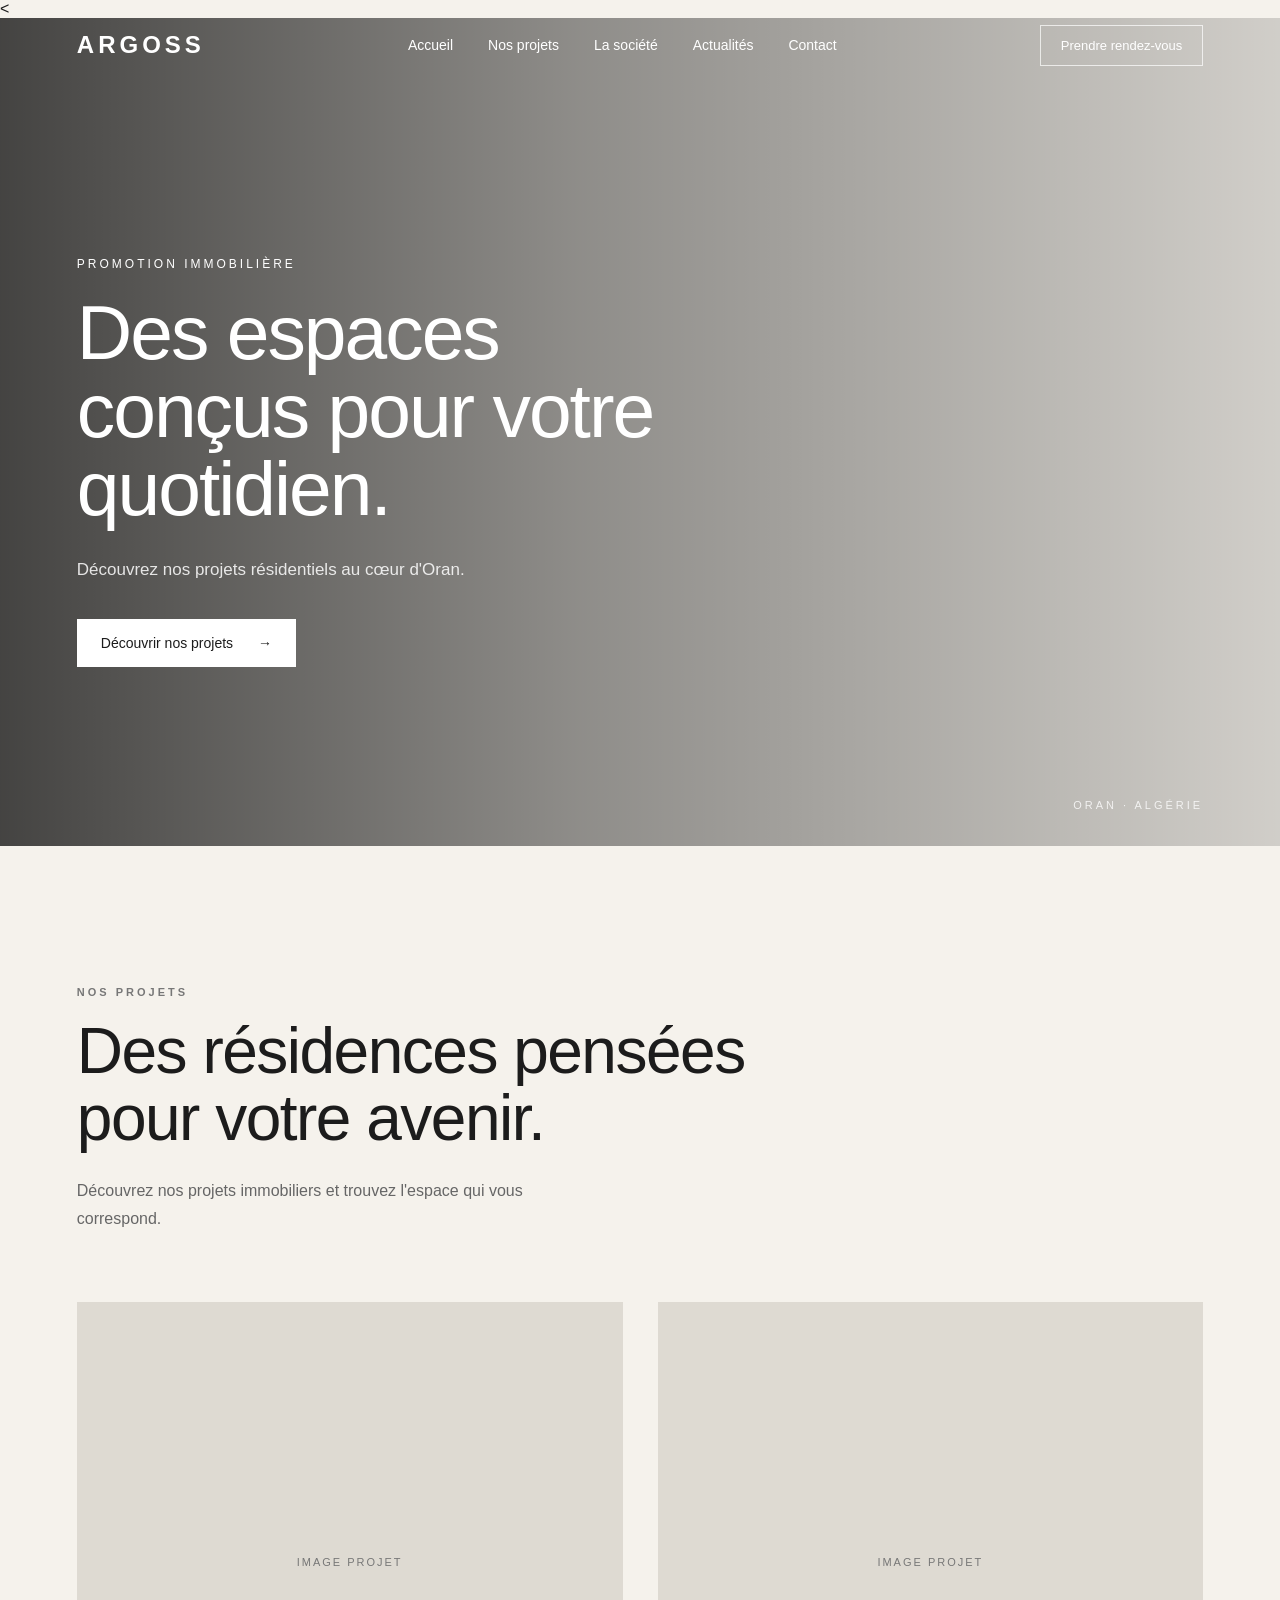
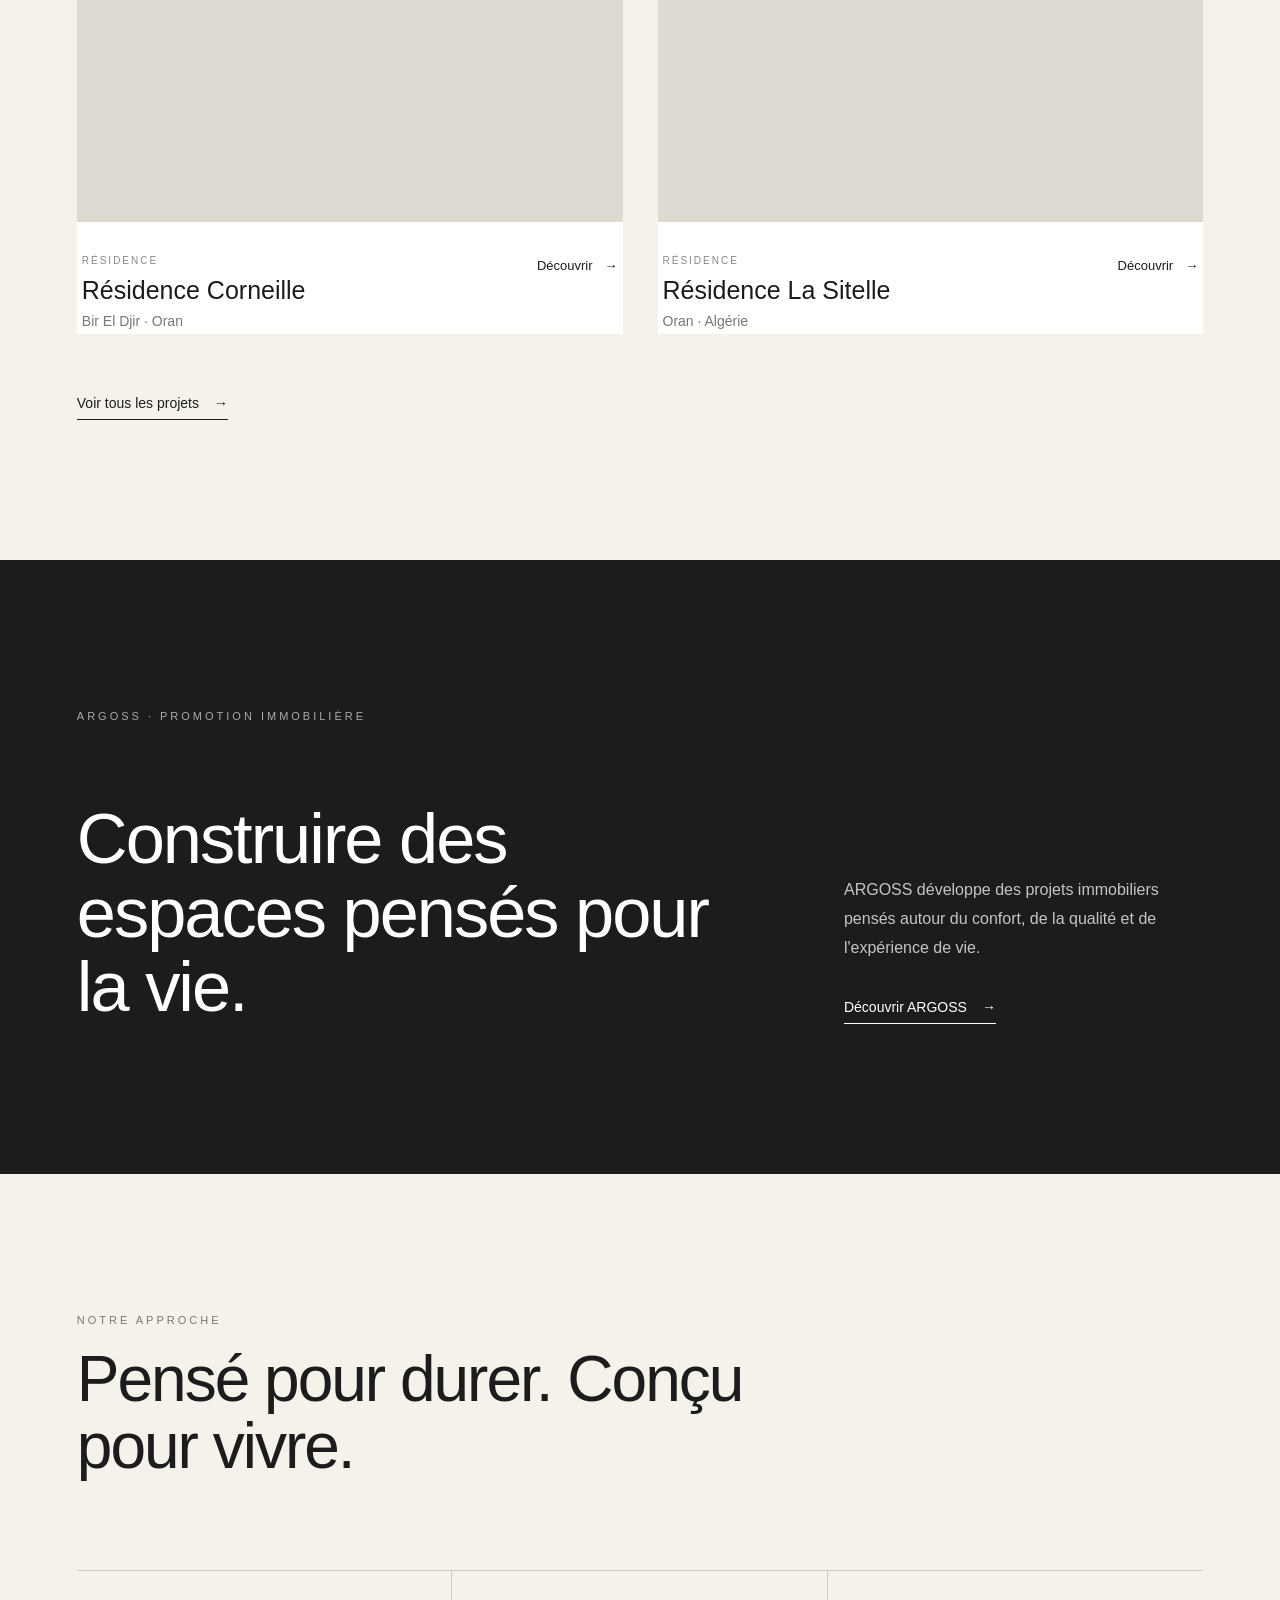
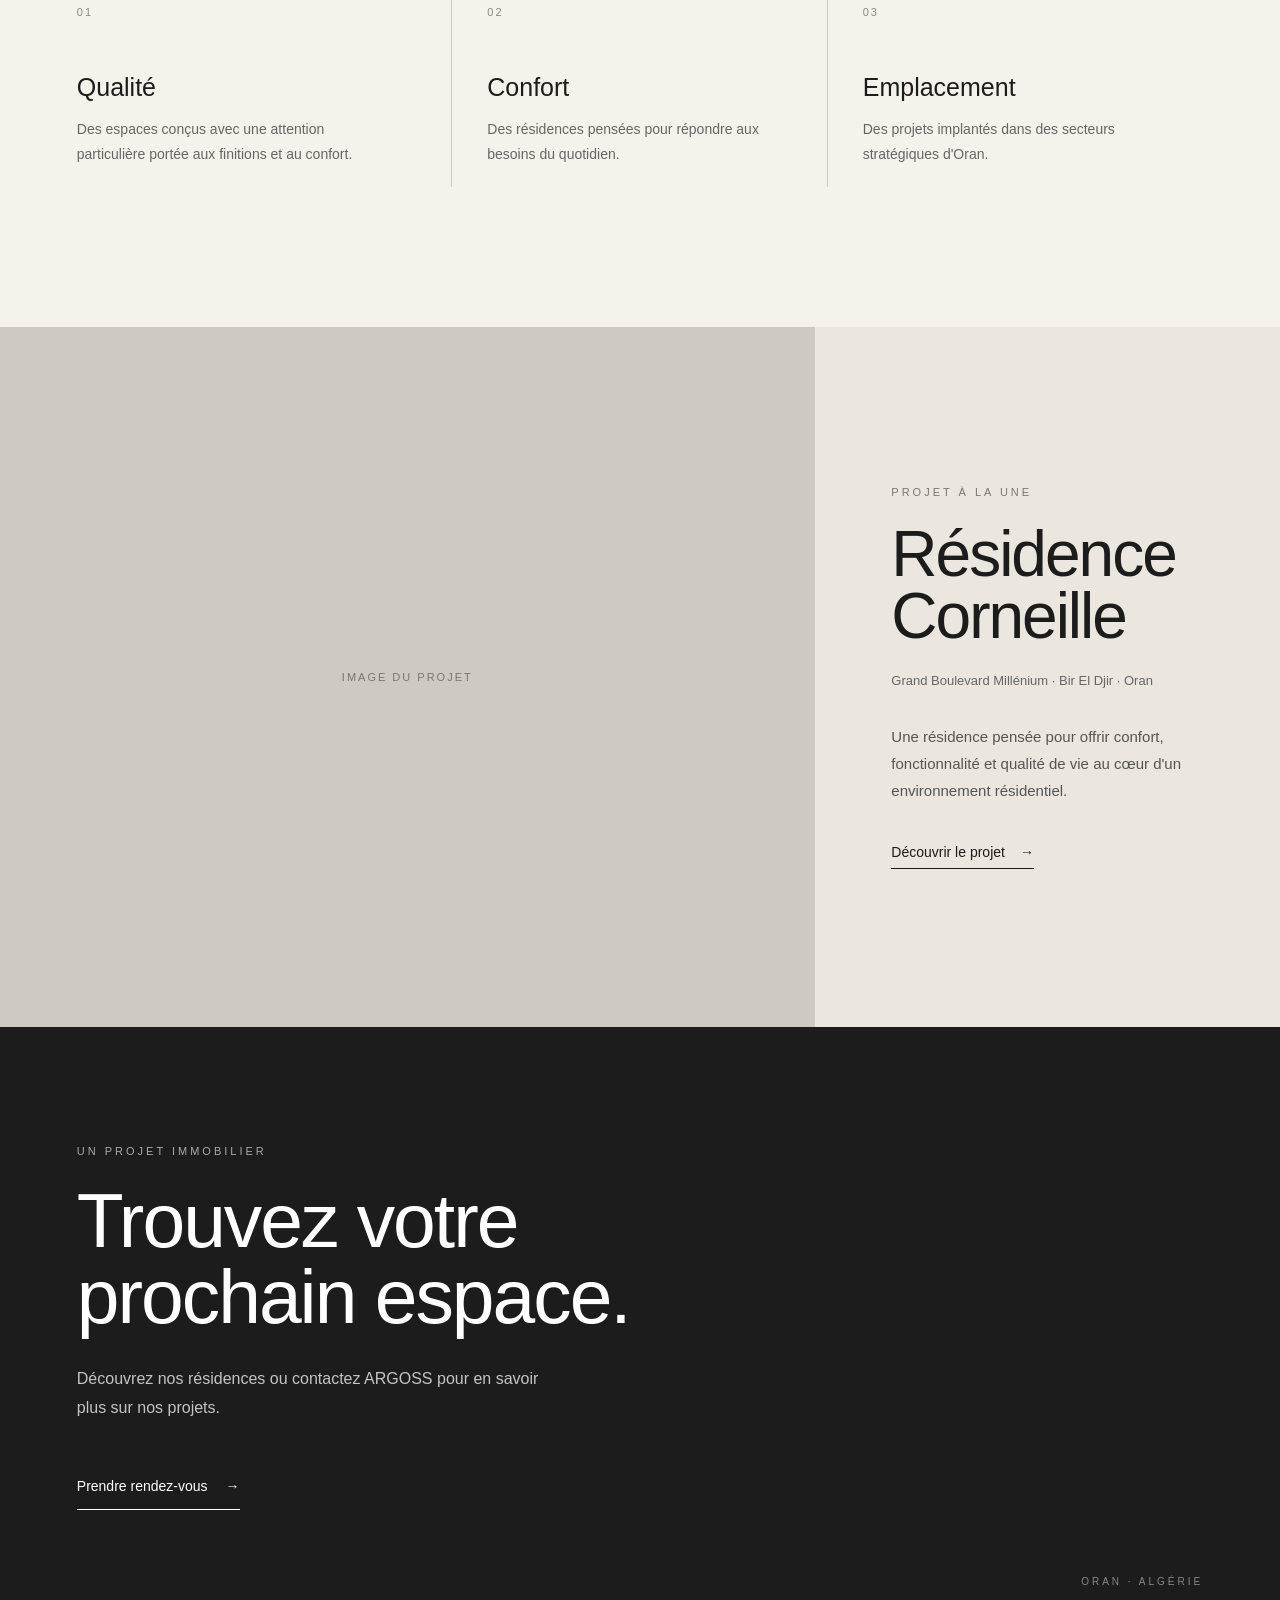
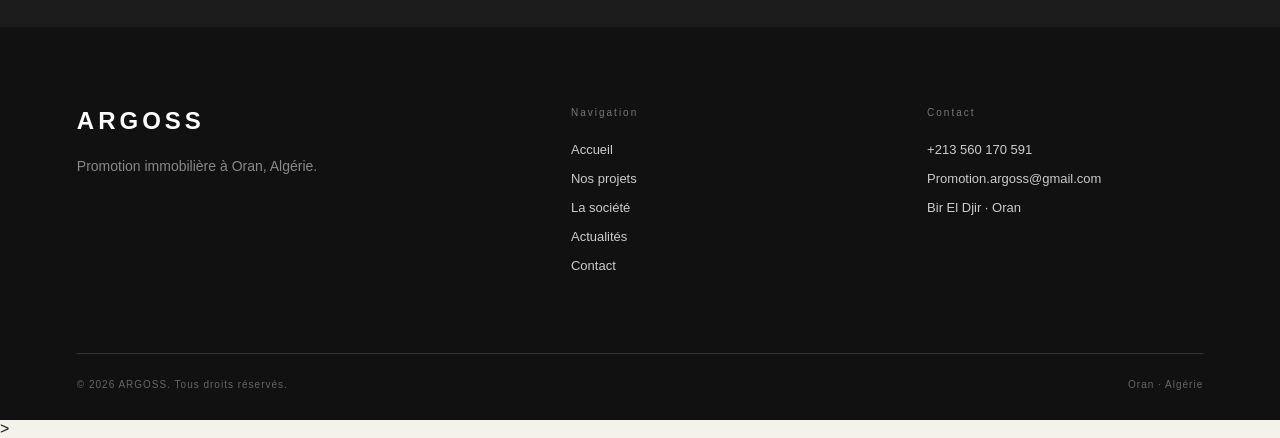
<file: index.html>
<!DOCTYPE html>
<html lang="fr">
<head>
    <meta charset="UTF-8">
    <meta name="viewport" content="width=device-width, initial-scale=1.0">

    <title>ARGOSS — Promotion Immobilière</title>

    <link rel="stylesheet" href="style.css">
</head>

<<header class="navbar">
    <a href="#" class="logo">ARGOSS</a>

    <nav class="nav-links">
        <a href="#">Accueil</a>
        <a href="projects.html">Nos projets</a>
        <a href="societe.html">La société</a>
        <a href="actualites.html">Actualités</a>
        <a href="contact.html">Contact</a>
    </nav>

    <a href="#" class="nav-cta">Prendre rendez-vous</a>
</header>


<main>

    <section class="hero">

        <div class="hero-content">
            <span class="eyebrow">PROMOTION IMMOBILIÈRE</span>

            <h1>
                Des espaces conçus
                pour votre quotidien.
            </h1>

            <p>
                Découvrez nos projets résidentiels
                au cœur d'Oran.
            </p>

            <a href="projects.html" class="hero-button">
                Découvrir nos projets
                <span>→</span>
            </a>
        </div>

        <div class="hero-location">
            ORAN · ALGÉRIE
        </div>

    </section>
<section class="projects-section">

    <div class="section-heading">
        <span>NOS PROJETS</span>

        <h2>
            Des résidences pensées
            pour votre avenir.
        </h2>

        <p>
            Découvrez nos projets immobiliers
            et trouvez l'espace qui vous correspond.
        </p>
    </div>


    <div class="projects-grid">

        <article class="project-card">

            <div class="project-image">
                <span>IMAGE PROJET</span>
            </div>

            <div class="project-info">

                <div>
                    <span class="project-type">
                        RÉSIDENCE
                    </span>

                    <h3>Résidence Corneille</h3>

                    <p>Bir El Djir · Oran</p>
                </div>

                <a href="corneille.html">
                    Découvrir
                    <span>→</span>
                </a>

            </div>

        </article>


        <article class="project-card">

            <div class="project-image">
                <span>IMAGE PROJET</span>
            </div>

            <div class="project-info">

                <div>
                    <span class="project-type">
                        RÉSIDENCE
                    </span>

                    <h3>Résidence La Sitelle</h3>

                    <p>Oran · Algérie</p>
                </div>

                <a href="sitelle.html">
                    Découvrir
                    <span>→</span>
                </a>

            </div>

        </article>

    </div>


    <div class="projects-link">
        <a href="projects.html">
            Voir tous les projets
            <span>→</span>
        </a>
    </div>

</section> 
<section class="about-section">

    <div class="about-label">
        ARGOSS · PROMOTION IMMOBILIÈRE
    </div>

    <div class="about-content">

        <h2>
            Construire des espaces
            pensés pour la vie.
        </h2>

        <div class="about-text">

            <p>
                ARGOSS développe des projets immobiliers
                pensés autour du confort, de la qualité
                et de l'expérience de vie.
            </p>

            <a href="societe.html">
                Découvrir ARGOSS
                <span>→</span>
            </a>

        </div>

    </div>

</section>
<section class="values-section">

    <div class="values-heading">
        <span>NOTRE APPROCHE</span>

        <h2>
            Pensé pour durer.
            Conçu pour vivre.
        </h2>
    </div>


    <div class="values-grid">

        <div class="value-item">
            <span class="value-number">01</span>

            <h3>Qualité</h3>

            <p>
                Des espaces conçus avec une attention
                particulière portée aux finitions et au confort.
            </p>
        </div>


        <div class="value-item">
            <span class="value-number">02</span>

            <h3>Confort</h3>

            <p>
                Des résidences pensées pour répondre
                aux besoins du quotidien.
            </p>
        </div>


        <div class="value-item">
            <span class="value-number">03</span>

            <h3>Emplacement</h3>

            <p>
                Des projets implantés dans des secteurs
                stratégiques d'Oran.
            </p>
        </div>

    </div>

</section> <section class="featured-project">

    <div class="featured-image">
        <span>IMAGE DU PROJET</span>
    </div>

    <div class="featured-content">

        <span class="featured-label">
            PROJET À LA UNE
        </span>

        <h2>
            Résidence
            Corneille
        </h2>

        <p class="featured-location">
            Grand Boulevard Millénium · Bir El Djir · Oran
        </p>

        <p class="featured-description">
            Une résidence pensée pour offrir
            confort, fonctionnalité et qualité de vie
            au cœur d'un environnement résidentiel.
        </p>

        <a href="corneille.html" class="featured-link">
            Découvrir le projet
            <span>→</span>
        </a>

    </div>

</section>
<section class="contact-cta">

    <div class="contact-cta-content">

        <span>UN PROJET IMMOBILIER</span>

        <h2>
            Trouvez votre
            prochain espace.
        </h2>

        <p>
            Découvrez nos résidences ou contactez
            ARGOSS pour en savoir plus sur nos projets.
        </p>

        <a href="contact.html">
            Prendre rendez-vous
            <span>→</span>
        </a>

    </div>

    <div class="contact-cta-location">
        ORAN · ALGÉRIE
    </div>

</section>
<footer class="footer">

    <div class="footer-top">

        <div class="footer-brand">
            <a href="#" class="footer-logo">ARGOSS</a>

            <p>
                Promotion immobilière
                à Oran, Algérie.
            </p>
        </div>


        <div class="footer-column">

            <span>Navigation</span>

            <a href="index.html">Accueil</a>
            <a href="projects.html">Nos projets</a>
            <a href="societe.html">La société</a>
            <a href="actualites.html">Actualités</a>
            <a href="contact.html">Contact</a>

        </div>


        <div class="footer-column">

            <span>Contact</span>

            <a href="tel:+213560170591">
                +213 560 170 591
            </a>

            <a href="mailto:Promotion.argoss@gmail.com">
                Promotion.argoss@gmail.com
            </a>

            <p>
                Bir El Djir · Oran
            </p>

        </div>

    </div>


    <div class="footer-bottom">

        <span>
            © 2026 ARGOSS. Tous droits réservés.
        </span>

        <span>
            Oran · Algérie
        </span>

    </div>

</footer>
</main>>

</body>
</html>
</file>
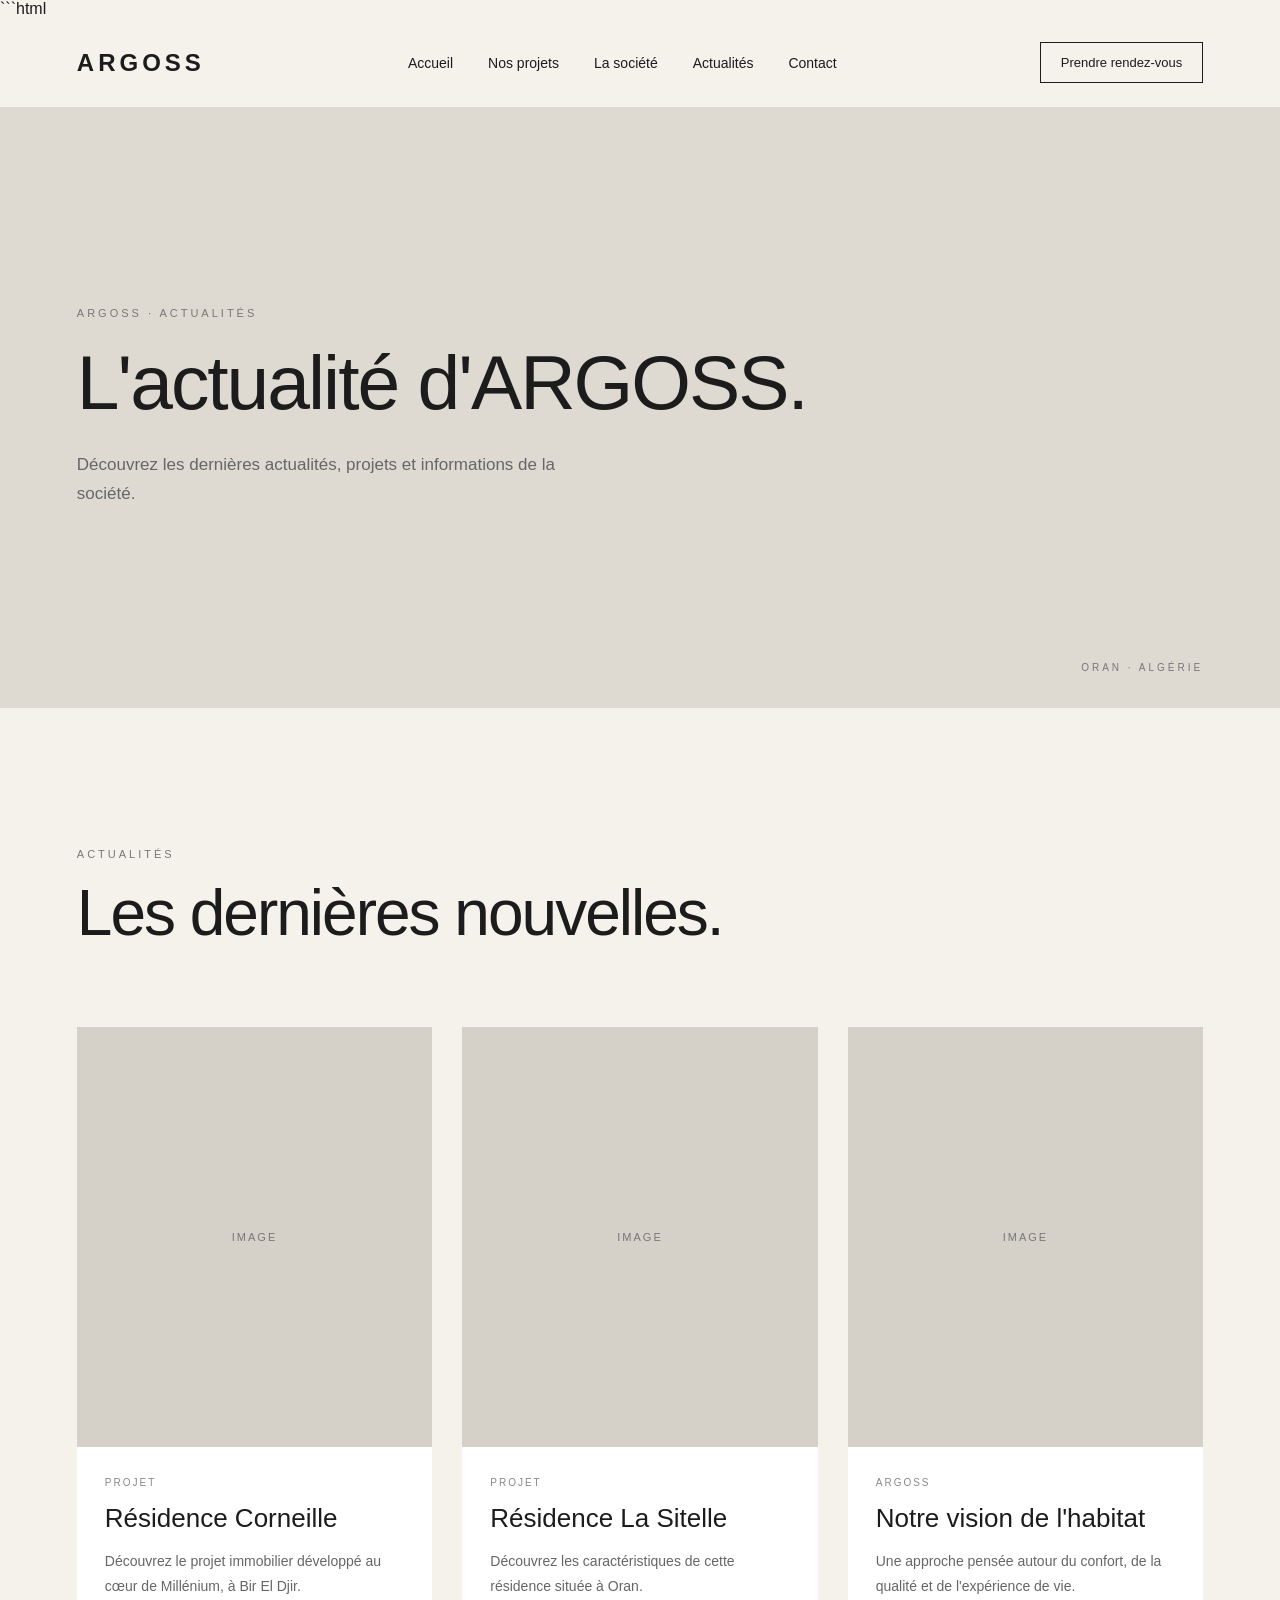
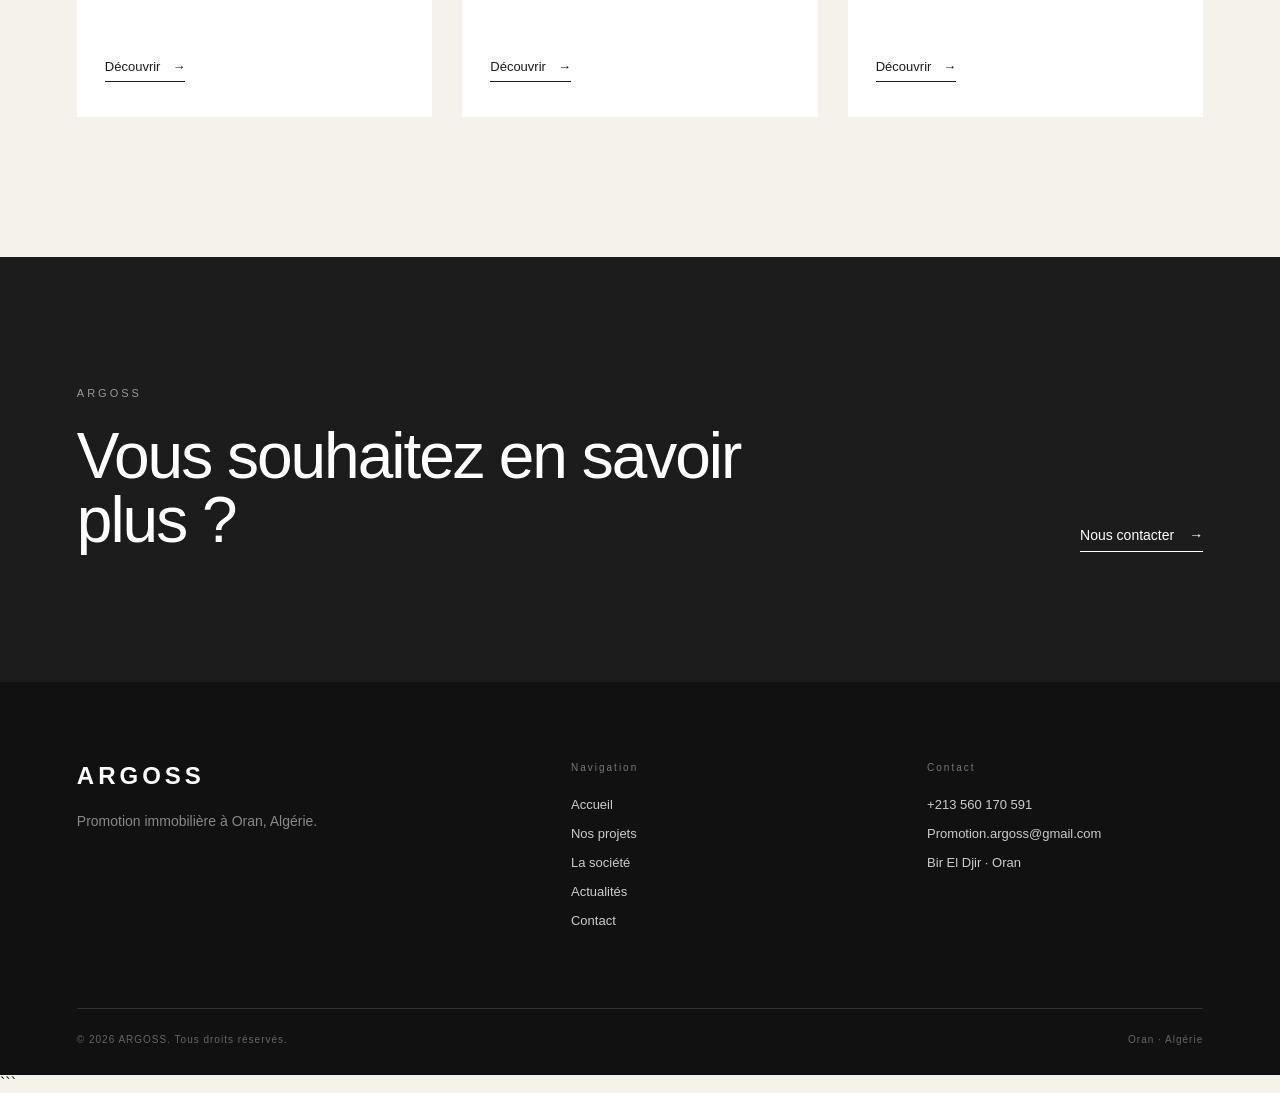
<file: actualites.html>
```html
<!DOCTYPE html>
<html lang="fr">

<head>
    <meta charset="UTF-8">
    <meta name="viewport" content="width=device-width, initial-scale=1.0">

    <title>Actualités — ARGOSS</title>

    <link rel="stylesheet" href="style.css">
</head>

<body>

    <!-- NAVBAR -->

    <header class="page-navbar">

        <a href="index.html" class="logo">
            ARGOSS
        </a>

        <nav class="nav-links">

            <a href="index.html">
                Accueil
            </a>

            <a href="projects.html">
                Nos projets
            </a>

            <a href="societe.html">
                La société
            </a>

            <a href="actualites.html">
                Actualités
            </a>

            <a href="contact.html">
                Contact
            </a>

        </nav>

        <a href="contact.html" class="nav-cta">
            Prendre rendez-vous
        </a>

    </header>


    <main>

        <!-- HERO -->

        <section class="news-hero">

            <div class="news-hero-content">

                <span>
                    ARGOSS · ACTUALITÉS
                </span>

                <h1>
                    L'actualité
                    d'ARGOSS.
                </h1>

                <p>
                    Découvrez les dernières actualités,
                    projets et informations de la société.
                </p>

            </div>

            <div class="news-hero-location">
                ORAN · ALGÉRIE
            </div>

        </section>


        <!-- ARTICLES -->

        <section class="news-section">

            <div class="news-heading">

                <span>
                    ACTUALITÉS
                </span>

                <h2>
                    Les dernières nouvelles.
                </h2>

            </div>


            <div class="news-grid">


                <!-- ARTICLE 01 -->

                <article class="news-card">

                    <div class="news-image">
                        <span>
                            IMAGE
                        </span>
                    </div>

                    <div class="news-info">

                        <span class="news-category">
                            PROJET
                        </span>

                        <h3>
                            Résidence Corneille
                        </h3>

                        <p>
                            Découvrez le projet immobilier
                            développé au cœur de Millénium,
                            à Bir El Djir.
                        </p>

                        <a href="corneille.html">

                            Découvrir

                            <span>→</span>

                        </a>

                    </div>

                </article>


                <!-- ARTICLE 02 -->

                <article class="news-card">

                    <div class="news-image">
                        <span>
                            IMAGE
                        </span>
                    </div>

                    <div class="news-info">

                        <span class="news-category">
                            PROJET
                        </span>

                        <h3>
                            Résidence La Sitelle
                        </h3>

                        <p>
                            Découvrez les caractéristiques
                            de cette résidence située à Oran.
                        </p>

                        <a href="sitelle.html">

                            Découvrir

                            <span>→</span>

                        </a>

                    </div>

                </article>


                <!-- ARTICLE 03 -->

                <article class="news-card">

                    <div class="news-image">
                        <span>
                            IMAGE
                        </span>
                    </div>

                    <div class="news-info">

                        <span class="news-category">
                            ARGOSS
                        </span>

                        <h3>
                            Notre vision de l'habitat
                        </h3>

                        <p>
                            Une approche pensée autour
                            du confort, de la qualité et
                            de l'expérience de vie.
                        </p>

                        <a href="societe.html">

                            Découvrir

                            <span>→</span>

                        </a>

                    </div>

                </article>


            </div>

        </section>


        <!-- CTA -->

        <section class="news-cta">

            <div>

                <span>
                    ARGOSS
                </span>

                <h2>
                    Vous souhaitez
                    en savoir plus ?
                </h2>

            </div>

            <a href="contact.html">

                Nous contacter

                <span>→</span>

            </a>

        </section>


    </main>


    <!-- FOOTER -->

    <footer class="footer">

        <div class="footer-top">


            <div class="footer-brand">

                <a href="index.html" class="footer-logo">
                    ARGOSS
                </a>

                <p>
                    Promotion immobilière
                    à Oran, Algérie.
                </p>

            </div>


            <div class="footer-column">

                <span>
                    Navigation
                </span>

                <a href="index.html">
                    Accueil
                </a>

                <a href="projets.html">
                    Nos projets
                </a>

                <a href="societe.html">
                    La société
                </a>

                <a href="actualites.html">
                    Actualités
                </a>

                <a href="contact.html">
                    Contact
                </a>

            </div>


            <div class="footer-column">

                <span>
                    Contact
                </span>

                <a href="tel:+213560170591">
                    +213 560 170 591
                </a>

                <a href="mailto:Promotion.argoss@gmail.com">
                    Promotion.argoss@gmail.com
                </a>

                <p>
                    Bir El Djir · Oran
                </p>

            </div>


        </div>


        <div class="footer-bottom">

            <span>
                © 2026 ARGOSS. Tous droits réservés.
            </span>

            <span>
                Oran · Algérie
            </span>

        </div>

    </footer>


</body>

</html>
```
</file>
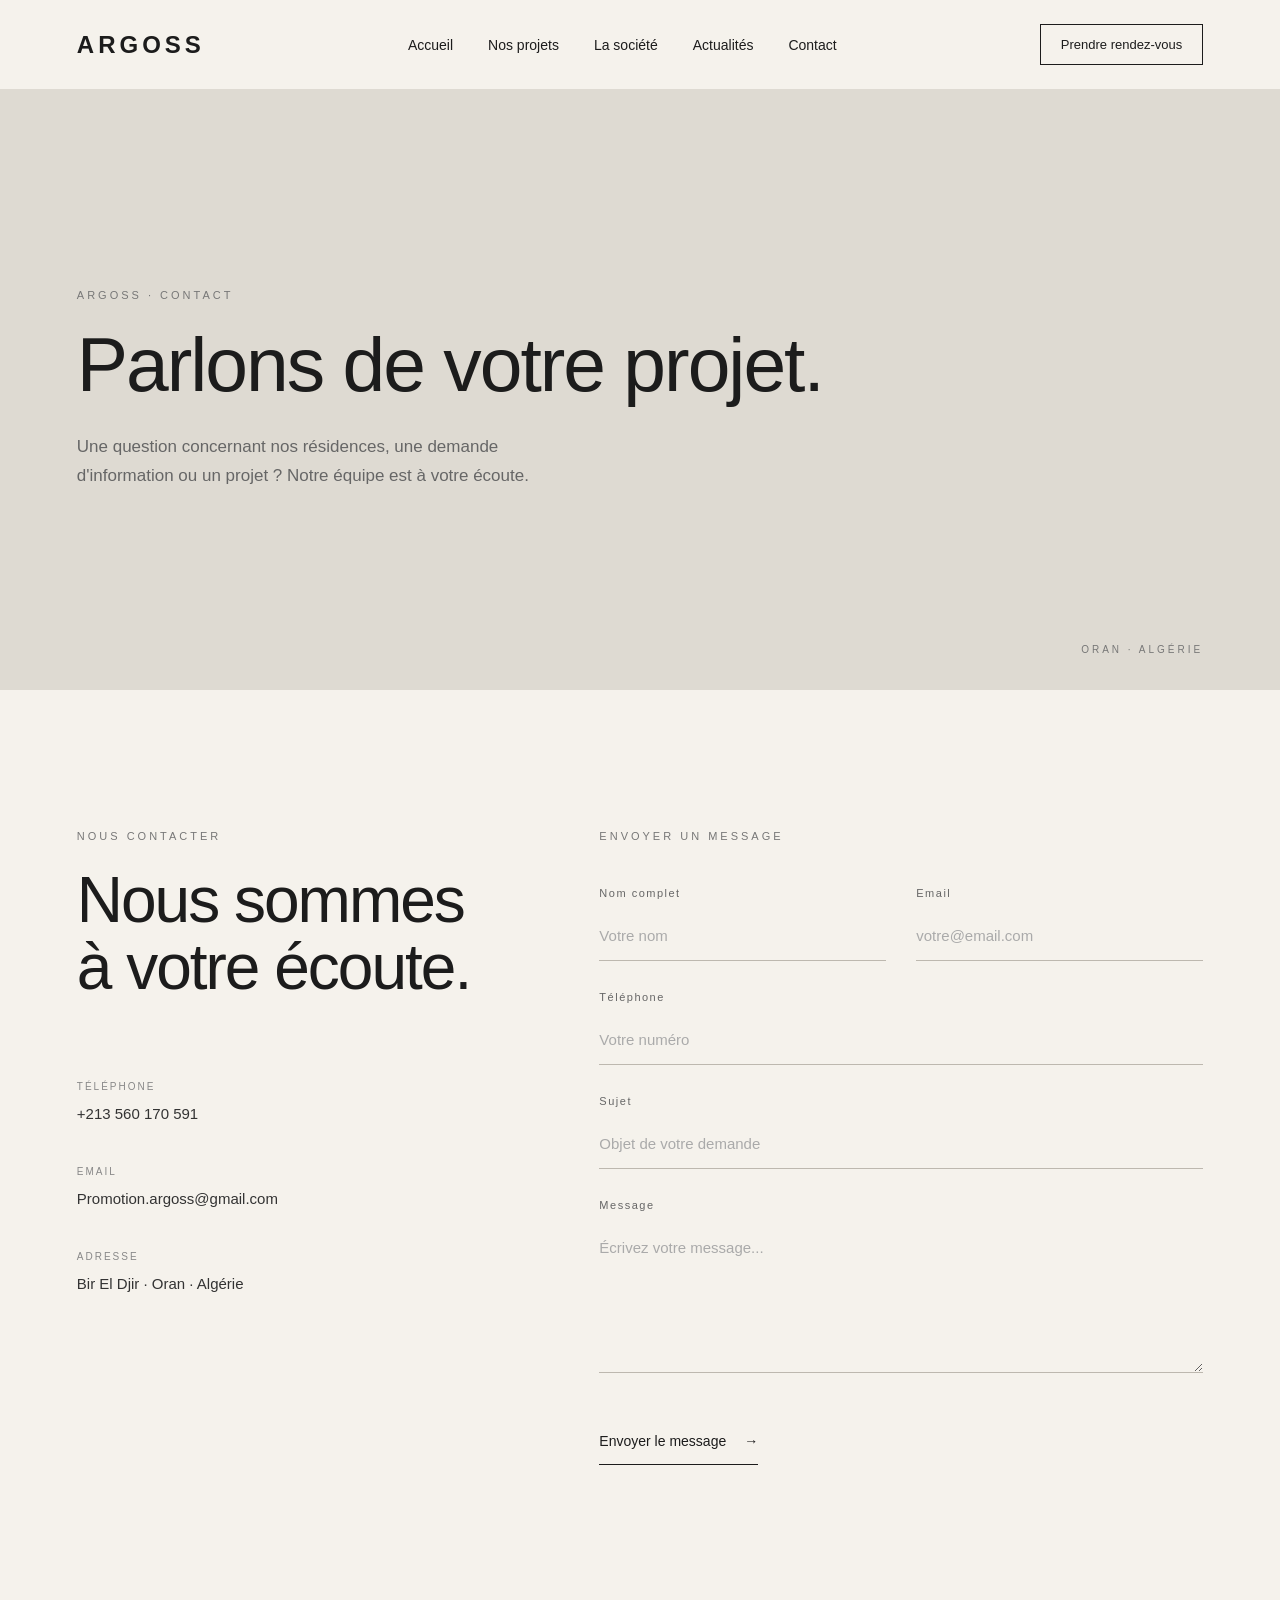
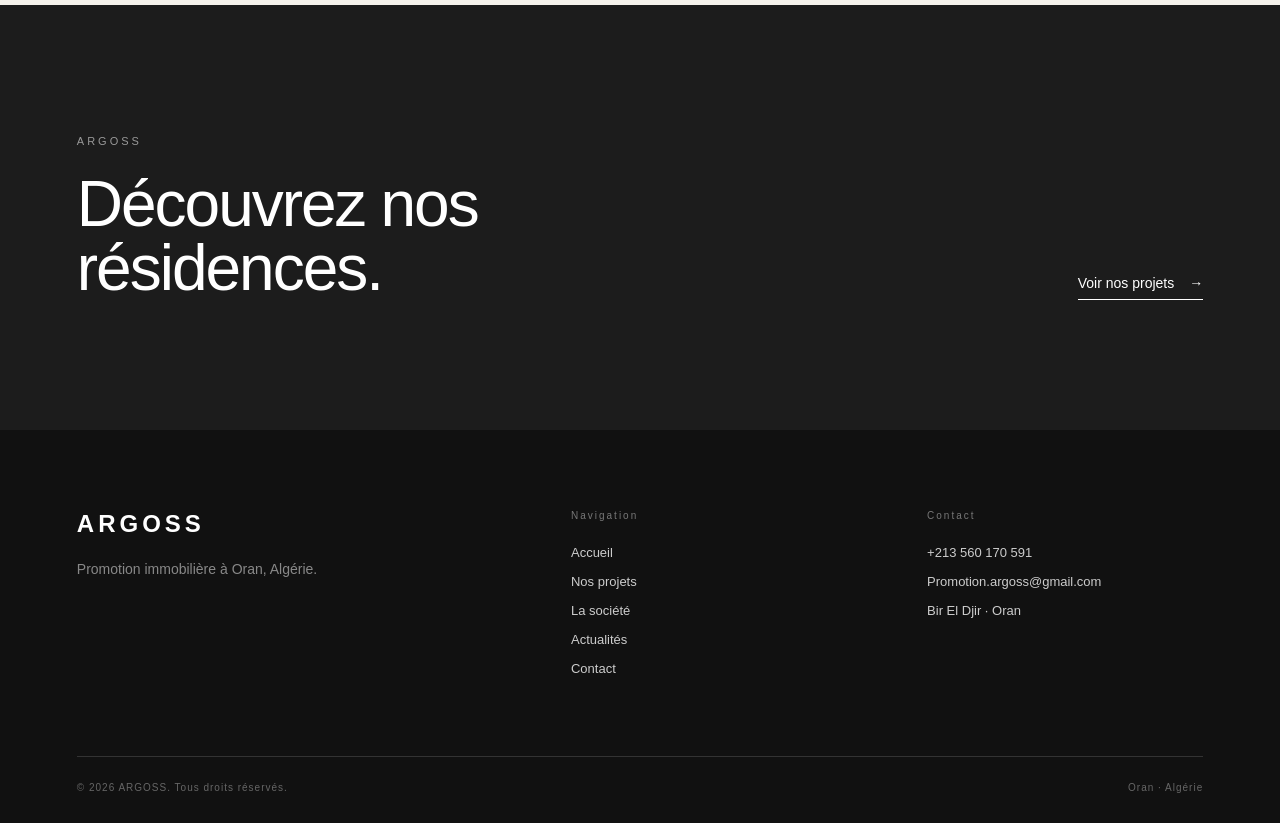
<file: contact.html>
<!DOCTYPE html>
<html lang="fr">

<head>
    <meta charset="UTF-8">
    <meta name="viewport" content="width=device-width, initial-scale=1.0">

    <title>Contact — ARGOSS</title>

    <link rel="stylesheet" href="style.css">
</head>

<body>

    <!-- NAVBAR -->

    <header class="page-navbar">

        <a href="index.html" class="logo">
            ARGOSS
        </a>

        <nav class="nav-links">

            <a href="index.html">
                Accueil
            </a>

            <a href="projects.html">
                Nos projets
            </a>

            <a href="societe.html">
                La société
            </a>

            <a href="actualites.html">
                Actualités
            </a>

            <a href="contact.html">
                Contact
            </a>

        </nav>

        <a href="contact.html" class="nav-cta">
            Prendre rendez-vous
        </a>

    </header>


    <main>

        <!-- HERO -->

        <section class="contact-hero">

            <div class="contact-hero-content">

                <span>
                    ARGOSS · CONTACT
                </span>

                <h1>
                    Parlons de
                    votre projet.
                </h1>

                <p>
                    Une question concernant nos résidences,
                    une demande d'information ou un projet ?
                    Notre équipe est à votre écoute.
                </p>

            </div>

            <div class="contact-hero-location">
                ORAN · ALGÉRIE
            </div>

        </section>


        <!-- CONTACT -->

        <section class="contact-section">

            <div class="contact-information">

                <span class="contact-label">
                    NOUS CONTACTER
                </span>

                <h2>
                    Nous sommes
                    à votre écoute.
                </h2>

                <div class="contact-details">

                    <div class="contact-detail">

                        <span>
                            TÉLÉPHONE
                        </span>

                        <a href="tel:+213560170591">
                            +213 560 170 591
                        </a>

                    </div>


                    <div class="contact-detail">

                        <span>
                            EMAIL
                        </span>

                        <a href="mailto:Promotion.argoss@gmail.com">
                            Promotion.argoss@gmail.com
                        </a>

                    </div>


                    <div class="contact-detail">

                        <span>
                            ADRESSE
                        </span>

                        <p>
                            Bir El Djir · Oran · Algérie
                        </p>

                    </div>

                </div>

            </div>


            <!-- FORM -->

            <div class="contact-form-wrapper">

                <span class="contact-label">
                    ENVOYER UN MESSAGE
                </span>

                <form class="contact-form">

                    <div class="form-row">

                        <div class="form-group">

                            <label for="name">
                                Nom complet
                            </label>

                            <input
                                type="text"
                                id="name"
                                name="name"
                                placeholder="Votre nom"
                            >

                        </div>


                        <div class="form-group">

                            <label for="email">
                                Email
                            </label>

                            <input
                                type="email"
                                id="email"
                                name="email"
                                placeholder="votre@email.com"
                            >

                        </div>

                    </div>


                    <div class="form-group">

                        <label for="phone">
                            Téléphone
                        </label>

                        <input
                            type="tel"
                            id="phone"
                            name="phone"
                            placeholder="Votre numéro"
                        >

                    </div>


                    <div class="form-group">

                        <label for="subject">
                            Sujet
                        </label>

                        <input
                            type="text"
                            id="subject"
                            name="subject"
                            placeholder="Objet de votre demande"
                        >

                    </div>


                    <div class="form-group">

                        <label for="message">
                            Message
                        </label>

                        <textarea
                            id="message"
                            name="message"
                            rows="6"
                            placeholder="Écrivez votre message..."
                        ></textarea>

                    </div>


                    <button type="submit" class="contact-submit">

                        Envoyer le message

                        <span>→</span>

                    </button>

                </form>

            </div>

        </section>


        <!-- FINAL CTA -->

        <section class="contact-final">

            <div>

                <span>
                    ARGOSS
                </span>

                <h2>
                    Découvrez
                    nos résidences.
                </h2>

            </div>

            <a href="projects.html">

                Voir nos projets

                <span>→</span>

            </a>

        </section>

    </main>


    <!-- FOOTER -->

    <footer class="footer">

        <div class="footer-top">


            <div class="footer-brand">

                <a href="index.html" class="footer-logo">
                    ARGOSS
                </a>

                <p>
                    Promotion immobilière
                    à Oran, Algérie.
                </p>

            </div>


            <div class="footer-column">

                <span>
                    Navigation
                </span>

                <a href="index.html">
                    Accueil
                </a>

                <a href="projects.html">
                    Nos projets
                </a>

                <a href="societe.html">
                    La société
                </a>

                <a href="actualites.html">
                    Actualités
                </a>

                <a href="contact.html">
                    Contact
                </a>

            </div>


            <div class="footer-column">

                <span>
                    Contact
                </span>

                <a href="tel:+213560170591">
                    +213 560 170 591
                </a>

                <a href="mailto:Promotion.argoss@gmail.com">
                    Promotion.argoss@gmail.com
                </a>

                <p>
                    Bir El Djir · Oran
                </p>

            </div>


        </div>


        <div class="footer-bottom">

            <span>
                © 2026 ARGOSS. Tous droits réservés.
            </span>

            <span>
                Oran · Algérie
            </span>

        </div>

    </footer>


</body>

</html>
</file>
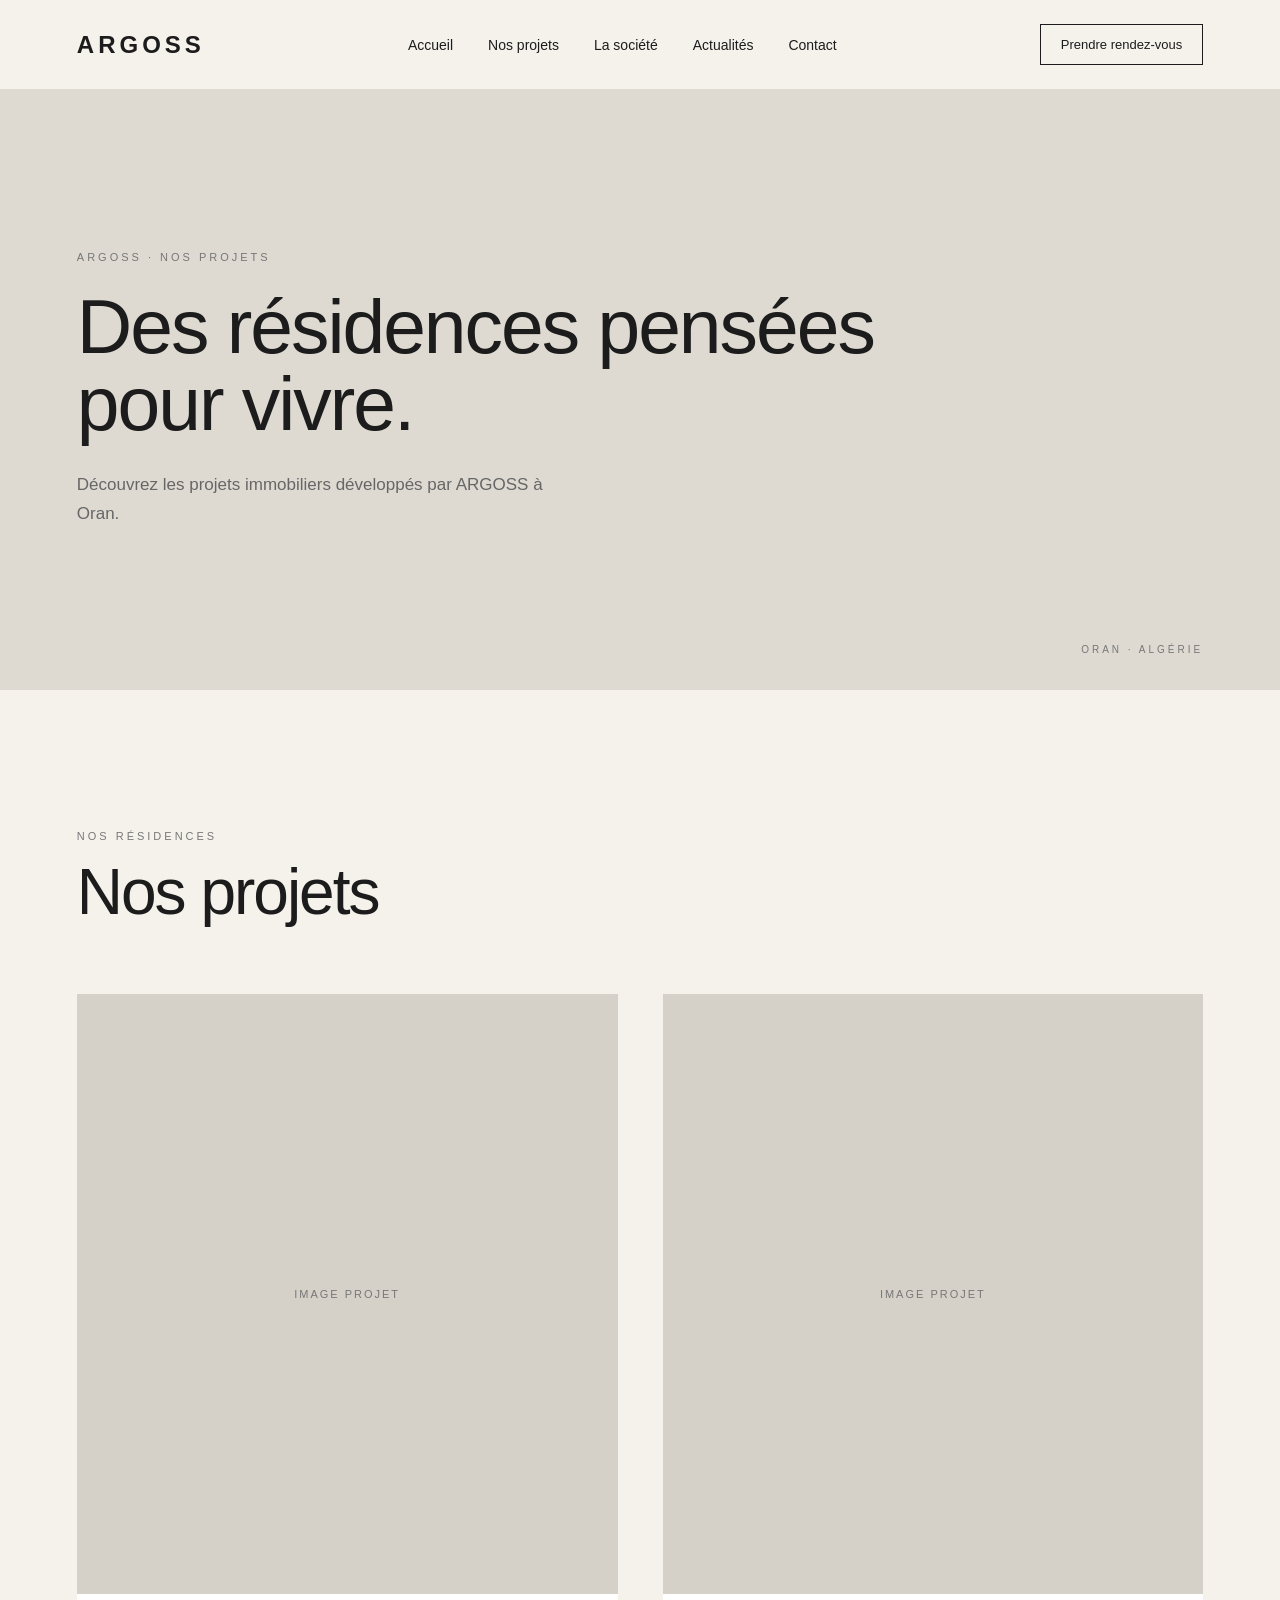
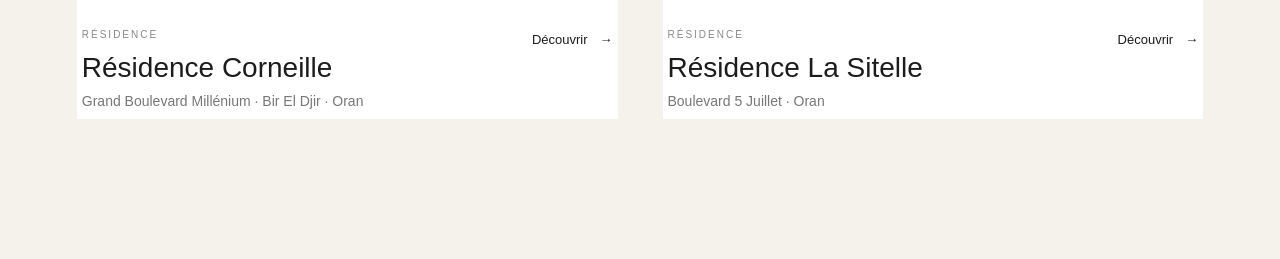
<file: projects.html>
<!DOCTYPE html>
<html lang="fr">

<head>
    <meta charset="UTF-8">
    <meta name="viewport" content="width=device-width, initial-scale=1.0">

    <title>Nos projets — ARGOSS</title>

    <link rel="stylesheet" href="style.css">
</head>

<body>

    <header class="page-navbar">

        <a href="index.html" class="logo">
            ARGOSS
        </a>

        <nav class="nav-links">
            <a href="index.html">Accueil</a>
            <a href="projets.html">Nos projets</a>
            <a href="societe.html">La société</a>
            <a href="actualites.html">Actualités</a>
            <a href="contact.html">Contact</a>
        </nav>

        <a href="#" class="nav-cta">
            Prendre rendez-vous
        </a>

    </header>


    <main>

        <section class="projects-hero">

            <div class="projects-hero-content">

                <span>
                    ARGOSS · NOS PROJETS
                </span>

                <h1>
                    Des résidences
                    pensées pour vivre.
                </h1>

                <p>
                    Découvrez les projets immobiliers
                    développés par ARGOSS à Oran.
                </p>

            </div>

            <div class="projects-hero-location">
                ORAN · ALGÉRIE
            </div>

        </section>


        <section class="all-projects">

            <div class="all-projects-heading">

                <span>
                    NOS RÉSIDENCES
                </span>

                <h2>
                    Nos projets
                </h2>

            </div>


            <div class="all-projects-grid">

                <article class="project-large-card">

                    <div class="project-large-image">
                        <span>IMAGE PROJET</span>
                    </div>

                    <div class="project-large-info">

                        <div>

                            <span>
                                RÉSIDENCE
                            </span>

                            <h3>
                                Résidence Corneille
                            </h3>

                            <p>
                                Grand Boulevard Millénium · Bir El Djir · Oran
                            </p>

                        </div>

                        <a href="corneille.html">
                            Découvrir
                            <span>→</span>
                        </a>

                    </div>

                </article>


                <article class="project-large-card">

                    <div class="project-large-image">
                        <span>IMAGE PROJET</span>
                    </div>

                    <div class="project-large-info">

                        <div>

                            <span>
                                RÉSIDENCE
                            </span>

                            <h3>
                                Résidence La Sitelle
                            </h3>

                            <p>
                                Boulevard 5 Juillet · Oran
                            </p>

                        </div>

                        <a href="sitelle.html">
                            Découvrir
                            <span>→</span>
                        </a>

                    </div>

                </article>

            </div>

        </section>

    </main>

</body>

</html>
</file>
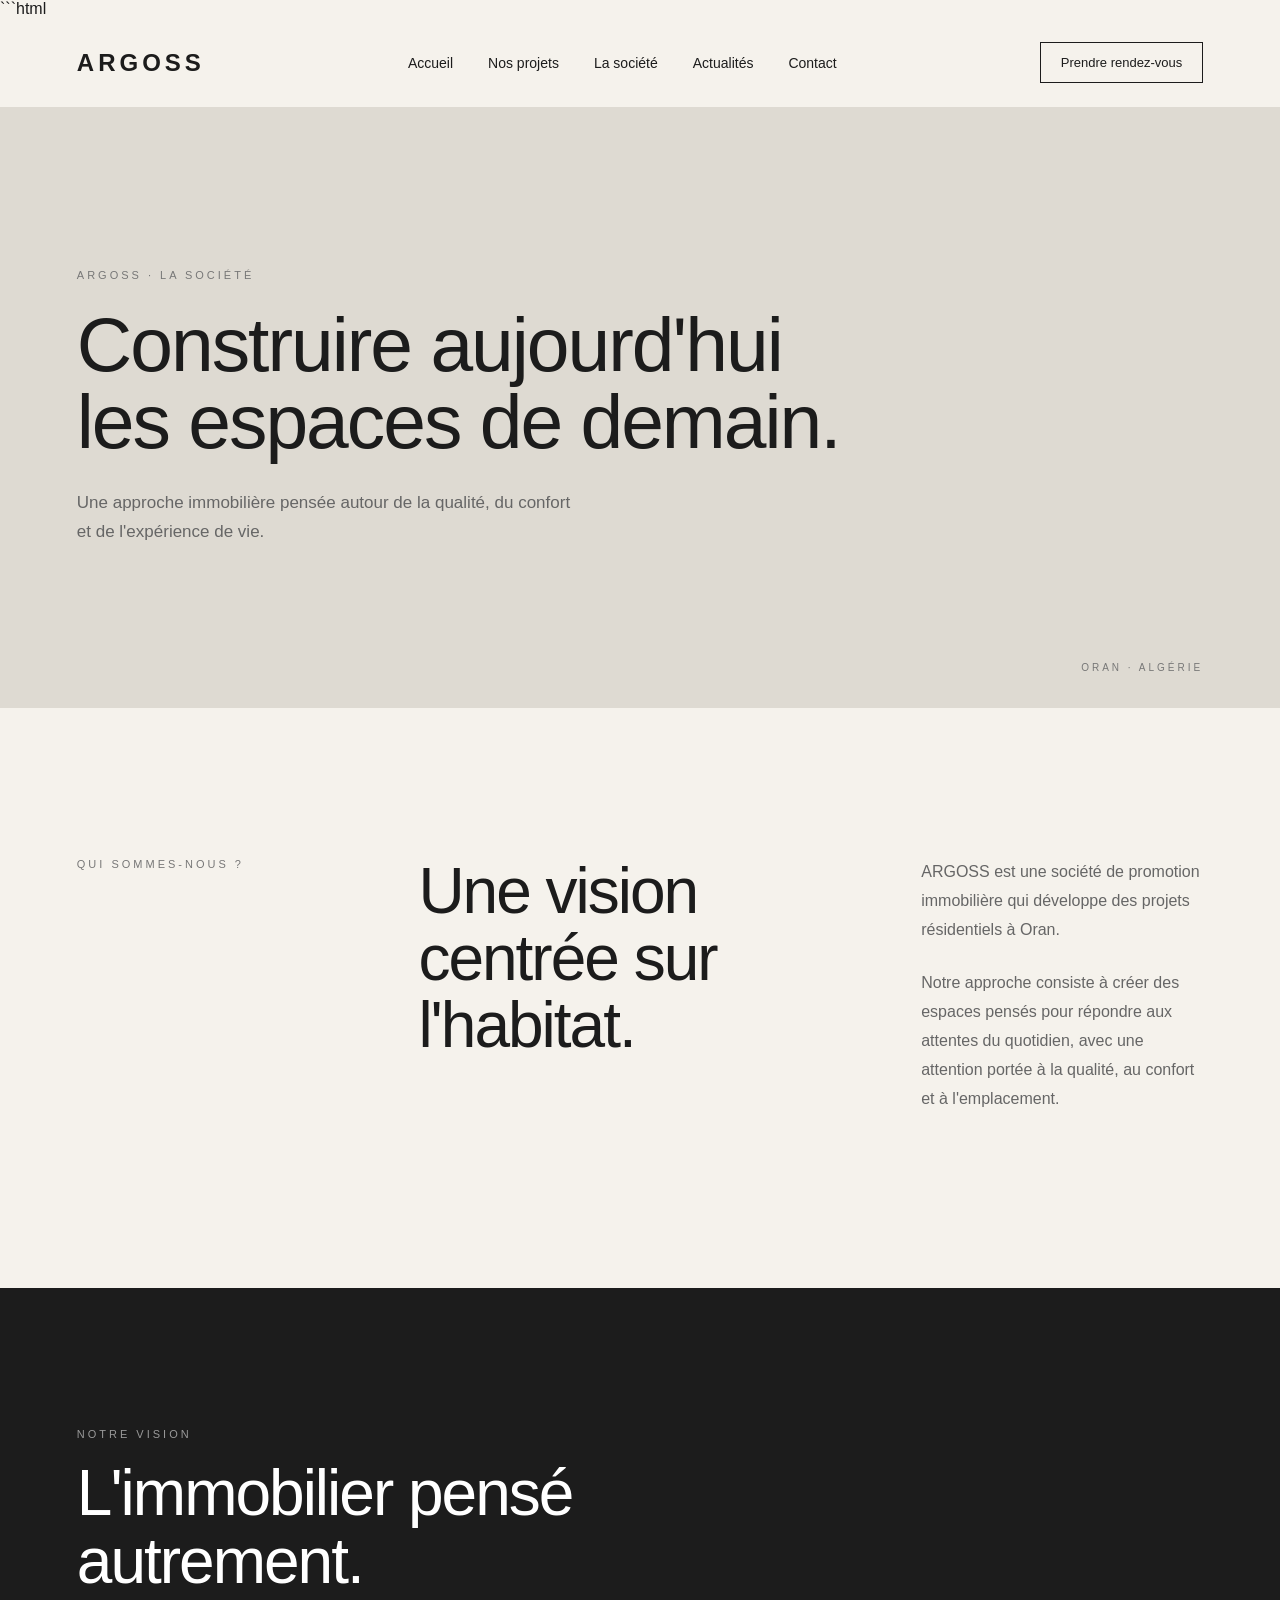
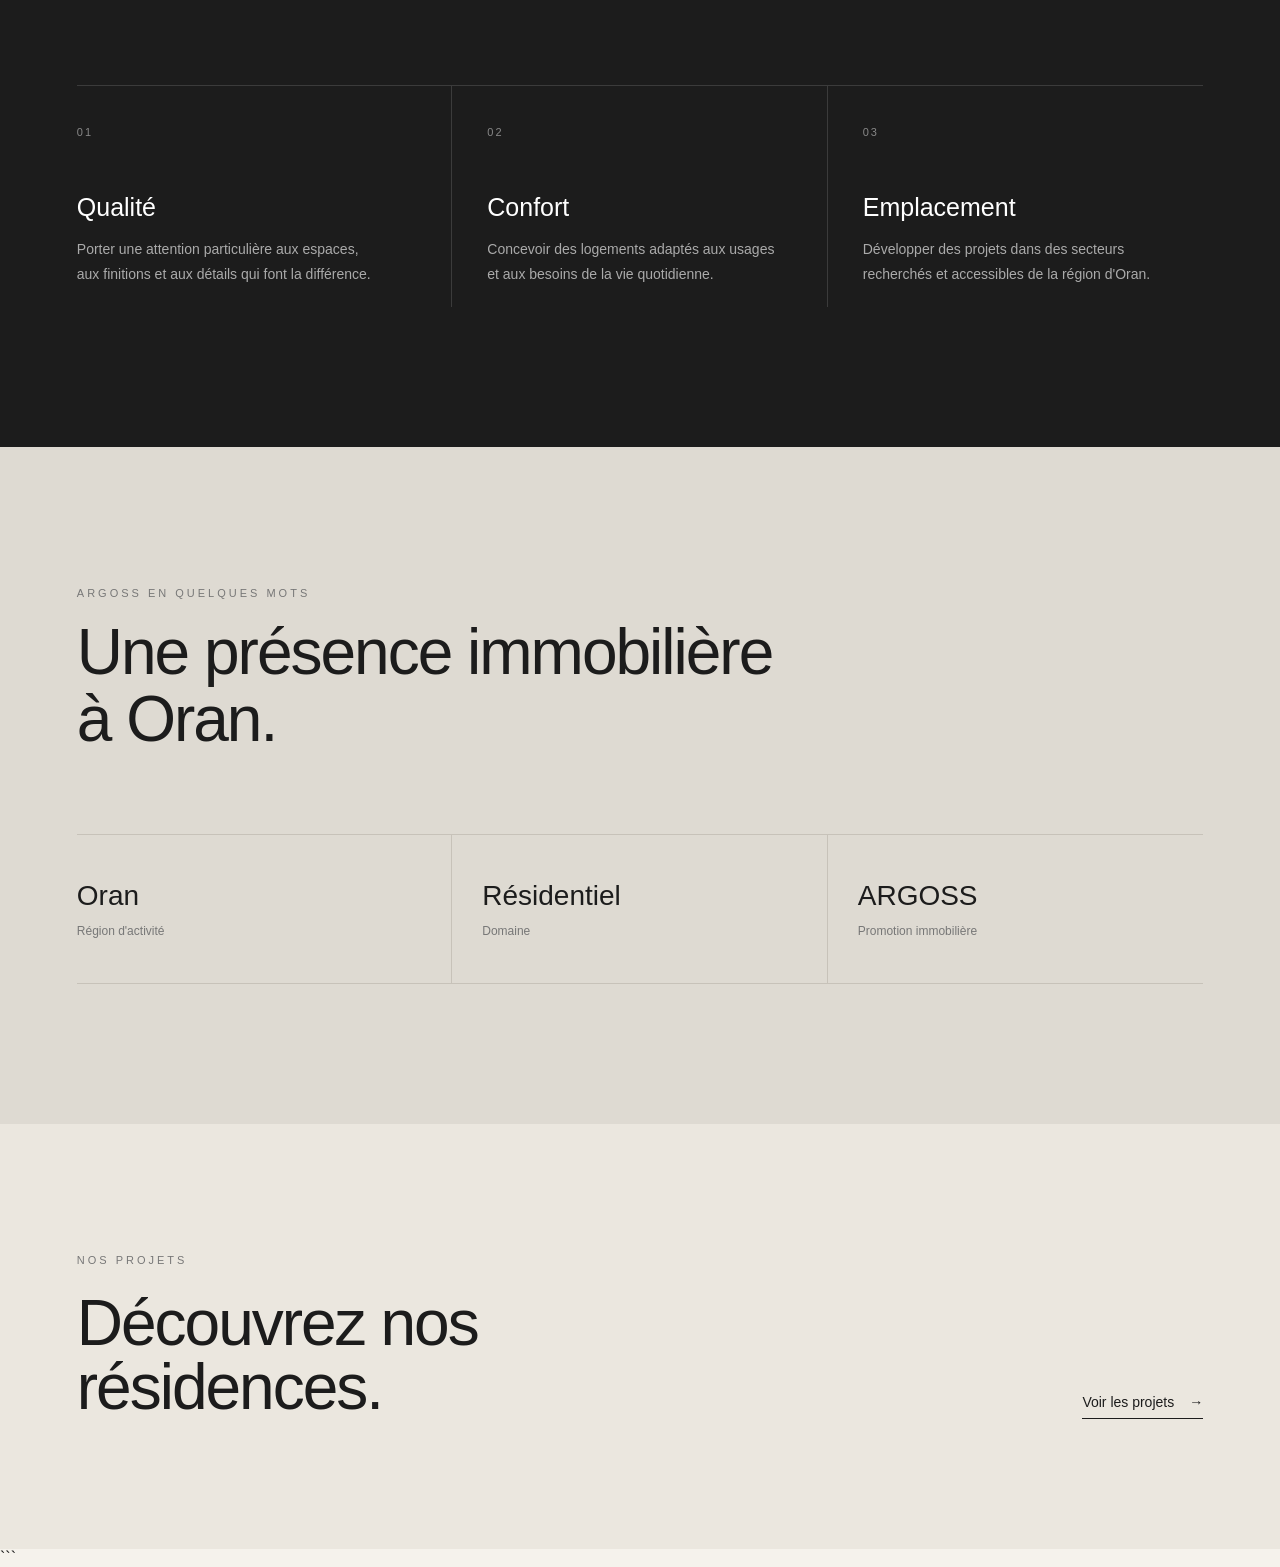
<file: societe.html>
```html
<!DOCTYPE html>
<html lang="fr">

<head>
    <meta charset="UTF-8">
    <meta name="viewport" content="width=device-width, initial-scale=1.0">

    <title>La société — ARGOSS</title>

    <link rel="stylesheet" href="style.css">
</head>

<body>

    <!-- NAVBAR -->

    <header class="page-navbar">

        <a href="index.html" class="logo">
            ARGOSS
        </a>

        <nav class="nav-links">

            <a href="index.html">
                Accueil
            </a>

            <a href="projects.html">
                Nos projets
            </a>

            <a href="societe.html">
                La société
            </a>

            <a href="actualites.html">
                Actualités
            </a>

            <a href="contact.html">
                Contact
            </a>

        </nav>

        <a href="contact.html" class="nav-cta">
            Prendre rendez-vous
        </a>

    </header>


    <main>


        <!-- HERO -->

        <section class="company-hero">

            <div class="company-hero-content">

                <span>
                    ARGOSS · LA SOCIÉTÉ
                </span>

                <h1>
                    Construire aujourd'hui
                    les espaces de demain.
                </h1>

                <p>
                    Une approche immobilière pensée autour
                    de la qualité, du confort et de l'expérience
                    de vie.
                </p>

            </div>

            <div class="company-hero-location">
                ORAN · ALGÉRIE
            </div>

        </section>


        <!-- INTRO -->

        <section class="company-intro">

            <div class="company-intro-label">
                QUI SOMMES-NOUS ?
            </div>

            <div class="company-intro-content">

                <h2>
                    Une vision centrée
                    sur l'habitat.
                </h2>

                <div class="company-intro-text">

                    <p>
                        ARGOSS est une société de promotion
                        immobilière qui développe des projets
                        résidentiels à Oran.
                    </p>

                    <p>
                        Notre approche consiste à créer des espaces
                        pensés pour répondre aux attentes du quotidien,
                        avec une attention portée à la qualité,
                        au confort et à l'emplacement.
                    </p>

                </div>

            </div>

        </section>


        <!-- APPROCHE -->

        <section class="company-values">

            <div class="company-values-heading">

                <span>
                    NOTRE VISION
                </span>

                <h2>
                    L'immobilier pensé
                    autrement.
                </h2>

            </div>


            <div class="company-values-grid">


                <div class="company-value">

                    <span>
                        01
                    </span>

                    <h3>
                        Qualité
                    </h3>

                    <p>
                        Porter une attention particulière
                        aux espaces, aux finitions et aux
                        détails qui font la différence.
                    </p>

                </div>


                <div class="company-value">

                    <span>
                        02
                    </span>

                    <h3>
                        Confort
                    </h3>

                    <p>
                        Concevoir des logements adaptés
                        aux usages et aux besoins de la vie
                        quotidienne.
                    </p>

                </div>


                <div class="company-value">

                    <span>
                        03
                    </span>

                    <h3>
                        Emplacement
                    </h3>

                    <p>
                        Développer des projets dans des
                        secteurs recherchés et accessibles
                        de la région d'Oran.
                    </p>

                </div>


            </div>

        </section>


        <!-- CHIFFRES / INFORMATIONS -->

        <section class="company-numbers">

            <div class="company-numbers-heading">

                <span>
                    ARGOSS EN QUELQUES MOTS
                </span>

                <h2>
                    Une présence
                    immobilière à Oran.
                </h2>

            </div>


            <div class="company-numbers-grid">

                <div class="company-number">

                    <strong>
                        Oran
                    </strong>

                    <span>
                        Région d'activité
                    </span>

                </div>


                <div class="company-number">

                    <strong>
                        Résidentiel
                    </strong>

                    <span>
                        Domaine
                    </span>

                </div>


                <div class="company-number">

                    <strong>
                        ARGOSS
                    </strong>

                    <span>
                        Promotion immobilière
                    </span>

                </div>

            </div>

        </section>


        <!-- CTA -->

        <section class="company-cta">

            <div>

                <span>
                    NOS PROJETS
                </span>

                <h2>
                    Découvrez nos
                    résidences.
                </h2>

            </div>

            <a href="projects.html">

                Voir les projets

                <span>→</span>

            </a>

        </section>


    </main>


    <!-- FOOTER -->
```
</file>
<file: style.css>
/* =========================================================
   ARGOSS — GLOBAL
========================================================= */

* {
    margin: 0;
    padding: 0;
    box-sizing: border-box;
}

html {
    scroll-behavior: smooth;
}

body {
    font-family: Arial, sans-serif;
    background: #f5f2ec;
    color: #1c1c1c;
}

a {
    color: inherit;
    text-decoration: none;
}

button,
input,
textarea {
    font: inherit;
}


/* =========================================================
   MAIN NAVBAR — HOME
========================================================= */

.navbar {
    position: absolute;
    top: 0;
    left: 0;

    width: 100%;
    height: 90px;

    display: flex;
    align-items: center;
    justify-content: space-between;

    padding: 0 6vw;

    z-index: 10;

    color: #ffffff;
}

.logo {
    font-size: 24px;
    font-weight: 600;
    letter-spacing: 4px;
}

.nav-links {
    display: flex;
    align-items: center;
    gap: 35px;
}

.nav-links a {
    font-size: 14px;
    transition: opacity 0.3s ease;
}

.nav-links a:hover {
    opacity: 0.65;
}

.nav-cta {
    border: 1px solid rgba(255, 255, 255, 0.7);

    padding: 12px 20px;

    font-size: 13px;

    transition: all 0.3s ease;
}

.nav-cta:hover {
    background: #ffffff;
    color: #1c1c1c;
}


/* =========================================================
   HERO — HOME
========================================================= */

.hero {
    min-height: 92vh;

    position: relative;

    display: flex;
    align-items: center;

    padding: 140px 6vw 80px;

    color: #ffffff;

    background:
        linear-gradient(
            90deg,
            rgba(0, 0, 0, 0.72) 0%,
            rgba(0, 0, 0, 0.42) 45%,
            rgba(0, 0, 0, 0.15) 100%
        ),
        url("https://images.unsplash.com/photo-1600607687939-ce8a6c25118c?auto=format&fit=crop&w=2000&q=85")
        center / cover no-repeat;
}

.hero-content {
    max-width: 650px;
}

.eyebrow {
    display: block;

    margin-bottom: 22px;

    font-size: 12px;
    letter-spacing: 3px;
    font-weight: 500;
}

.hero h1 {
    font-size: clamp(48px, 6vw, 86px);
    line-height: 1.02;

    font-weight: 400;
    letter-spacing: -2px;

    margin-bottom: 28px;
}

.hero p {
    max-width: 480px;

    font-size: 17px;
    line-height: 1.7;

    color: rgba(255, 255, 255, 0.85);

    margin-bottom: 35px;
}

.hero-button {
    display: inline-flex;
    align-items: center;

    gap: 25px;

    padding: 16px 24px;

    background: #ffffff;
    color: #1c1c1c;

    font-size: 14px;

    transition: all 0.3s ease;
}

.hero-button:hover {
    gap: 35px;
}

.hero-location {
    position: absolute;

    right: 6vw;
    bottom: 35px;

    font-size: 11px;
    letter-spacing: 3px;

    opacity: 0.8;
}


/* =========================================================
   HOME — PROJECTS
========================================================= */

.projects-section {
    padding: 140px 6vw;

    background: #f5f2ec;
}

.section-heading {
    max-width: 700px;

    margin-bottom: 70px;
}

.section-heading > span {
    display: block;

    margin-bottom: 20px;

    font-size: 11px;
    letter-spacing: 3px;
    font-weight: 600;

    color: #777;
}

.section-heading h2 {
    font-size: clamp(38px, 5vw, 68px);
    line-height: 1.05;

    font-weight: 400;
    letter-spacing: -1.5px;

    margin-bottom: 25px;
}

.section-heading p {
    max-width: 500px;

    font-size: 16px;
    line-height: 1.7;

    color: #666;
}

.projects-grid {
    display: grid;

    grid-template-columns: repeat(2, 1fr);

    gap: 35px;
}

.project-card {
    background: #ffffff;
}

.project-image {
    height: 520px;

    display: flex;
    align-items: center;
    justify-content: center;

    background: #dedad2;

    color: #777;

    font-size: 11px;
    letter-spacing: 2px;

    overflow: hidden;
}

.project-info {
    padding: 28px 5px 5px;

    display: flex;
    justify-content: space-between;
    align-items: flex-start;
}

.project-type {
    font-size: 10px;
    letter-spacing: 2px;

    color: #888;
}

.project-info h3 {
    margin-top: 8px;

    font-size: 25px;
    font-weight: 400;
}

.project-info p {
    margin-top: 8px;

    font-size: 14px;

    color: #777;
}

.project-info a {
    display: flex;
    align-items: center;

    gap: 12px;

    margin-top: 8px;

    font-size: 13px;
}

.project-info a span,
.projects-link span {
    transition: transform 0.3s ease;
}

.project-info a:hover span,
.projects-link a:hover span {
    transform: translateX(6px);
}

.projects-link {
    margin-top: 60px;
}

.projects-link a {
    display: inline-flex;
    align-items: center;

    gap: 15px;

    font-size: 14px;

    border-bottom: 1px solid #1c1c1c;

    padding-bottom: 8px;
}


/* =========================================================
   HOME — ABOUT
========================================================= */

.about-section {
    padding: 150px 6vw;

    background: #1c1c1c;

    color: #ffffff;
}

.about-label {
    margin-bottom: 80px;

    font-size: 11px;
    letter-spacing: 3px;

    color: #aaa;
}

.about-content {
    display: grid;

    grid-template-columns: 1.3fr 0.7fr;

    gap: 100px;

    align-items: end;
}

.about-content h2 {
    max-width: 850px;

    font-size: clamp(42px, 5.5vw, 76px);
    line-height: 1.05;

    font-weight: 400;
    letter-spacing: -2px;
}

.about-text {
    max-width: 380px;
}

.about-text p {
    margin-bottom: 35px;

    font-size: 16px;
    line-height: 1.8;

    color: #c5c5c5;
}

.about-text a {
    display: inline-flex;
    align-items: center;

    gap: 15px;

    font-size: 14px;

    border-bottom: 1px solid #ffffff;

    padding-bottom: 8px;
}

.about-text a span {
    transition: transform 0.3s ease;
}

.about-text a:hover span {
    transform: translateX(6px);
}


/* =========================================================
   HOME — VALUES
========================================================= */

.values-section {
    padding: 140px 6vw;

    background: #f5f2ec;

    color: #1c1c1c;
}

.values-heading {
    max-width: 750px;

    margin-bottom: 90px;
}

.values-heading > span {
    display: block;

    margin-bottom: 20px;

    font-size: 11px;
    letter-spacing: 3px;

    color: #777;
}

.values-heading h2 {
    font-size: clamp(42px, 5vw, 72px);
    line-height: 1.05;

    font-weight: 400;
    letter-spacing: -2px;
}

.values-grid {
    display: grid;

    grid-template-columns: repeat(3, 1fr);

    border-top: 1px solid #cfcac1;
}

.value-item {
    padding: 35px 35px 20px 0;

    border-right: 1px solid #cfcac1;
}

.value-item:not(:first-child) {
    padding-left: 35px;
}

.value-item:last-child {
    border-right: none;
}

.value-number {
    display: block;

    margin-bottom: 55px;

    font-size: 11px;
    letter-spacing: 2px;

    color: #888;
}

.value-item h3 {
    margin-bottom: 15px;

    font-size: 25px;
    font-weight: 400;
}

.value-item p {
    max-width: 300px;

    font-size: 14px;
    line-height: 1.8;

    color: #666;
}


/* =========================================================
   HOME — FEATURED PROJECT
========================================================= */

.featured-project {
    display: grid;

    grid-template-columns: 1.4fr 0.8fr;

    min-height: 700px;

    background: #dedad2;
}

.featured-image {
    min-height: 650px;

    display: flex;
    align-items: center;
    justify-content: center;

    background: #cfcac1;

    color: #777;

    font-size: 11px;
    letter-spacing: 2px;
}

.featured-content {
    display: flex;
    flex-direction: column;
    justify-content: center;

    padding: 80px 7vw 80px 6vw;

    background: #ebe7df;
}

.featured-label {
    margin-bottom: 25px;

    font-size: 11px;
    letter-spacing: 3px;

    color: #777;
}

.featured-content h2 {
    max-width: 500px;

    margin-bottom: 25px;

    font-size: clamp(48px, 5vw, 78px);
    line-height: 0.98;

    font-weight: 400;
    letter-spacing: -2px;
}

.featured-location {
    margin-bottom: 35px;

    font-size: 13px;

    color: #666;
}

.featured-description {
    max-width: 400px;

    margin-bottom: 40px;

    font-size: 15px;
    line-height: 1.8;

    color: #555;
}

.featured-link {
    display: inline-flex;
    align-items: center;

    gap: 15px;

    width: fit-content;

    font-size: 14px;

    border-bottom: 1px solid #1c1c1c;

    padding-bottom: 8px;
}

.featured-link span {
    transition: transform 0.3s ease;
}

.featured-link:hover span {
    transform: translateX(6px);
}


/* =========================================================
   HOME — CONTACT CTA
========================================================= */

.contact-cta {
    position: relative;

    min-height: 600px;

    display: flex;
    align-items: center;

    padding: 100px 6vw;

    background: #1c1c1c;

    color: #ffffff;
}

.contact-cta-content {
    max-width: 700px;
}

.contact-cta-content > span {
    display: block;

    margin-bottom: 25px;

    font-size: 11px;
    letter-spacing: 3px;

    color: #aaa;
}

.contact-cta-content h2 {
    max-width: 700px;

    margin-bottom: 30px;

    font-size: clamp(50px, 6vw, 88px);
    line-height: 1;

    font-weight: 400;
    letter-spacing: -2px;
}

.contact-cta-content p {
    max-width: 480px;

    margin-bottom: 40px;

    font-size: 16px;
    line-height: 1.8;

    color: #c4c4c4;
}

.contact-cta-content a {
    display: inline-flex;
    align-items: center;

    gap: 18px;

    padding: 15px 0;

    font-size: 14px;

    border-bottom: 1px solid #ffffff;
}

.contact-cta-content a span {
    transition: transform 0.3s ease;
}

.contact-cta-content a:hover span {
    transform: translateX(7px);
}

.contact-cta-location {
    position: absolute;

    right: 6vw;
    bottom: 40px;

    font-size: 10px;
    letter-spacing: 3px;

    color: #888;
}


/* =========================================================
   INNER PAGES — NAVBAR
========================================================= */

.page-navbar {
    width: 100%;
    height: 90px;

    display: flex;
    align-items: center;
    justify-content: space-between;

    padding: 0 6vw;

    background: #f5f2ec;

    color: #1c1c1c;

    border-bottom: 1px solid #dedad2;
}

.page-navbar .nav-links {
    display: flex;
    align-items: center;

    gap: 35px;
}

.page-navbar .nav-links a {
    font-size: 14px;

    transition: opacity 0.3s ease;
}

.page-navbar .nav-links a:hover {
    opacity: 0.6;
}

.page-navbar .nav-cta {
    border: 1px solid #1c1c1c;

    padding: 12px 20px;

    font-size: 13px;

    transition: all 0.3s ease;
}

.page-navbar .nav-cta:hover {
    background: #1c1c1c;

    color: #ffffff;
}


/* =========================================================
   FOOTER
========================================================= */

.footer {
    padding: 80px 6vw 30px;

    background: #111111;

    color: #ffffff;
}

.footer-top {
    display: grid;

    grid-template-columns: 1.5fr 1fr 1fr;

    gap: 80px;

    padding-bottom: 80px;

    border-bottom: 1px solid #333333;
}

.footer-logo {
    display: inline-block;

    margin-bottom: 20px;

    font-size: 24px;
    font-weight: 600;

    letter-spacing: 4px;
}

.footer-brand p {
    max-width: 250px;

    font-size: 14px;
    line-height: 1.7;

    color: #888888;
}

.footer-column {
    display: flex;
    flex-direction: column;
    align-items: flex-start;

    gap: 14px;
}

.footer-column > span {
    margin-bottom: 10px;

    font-size: 10px;
    letter-spacing: 2px;

    color: #777777;
}

.footer-column a,
.footer-column p {
    font-size: 13px;

    color: #cccccc;
}

.footer-column a {
    transition: color 0.3s ease;
}

.footer-column a:hover {
    color: #ffffff;
}

.footer-bottom {
    display: flex;
    justify-content: space-between;

    padding-top: 25px;

    font-size: 10px;
    letter-spacing: 1px;

    color: #666666;
}


/* =========================================================
   PROJECTS PAGE
========================================================= */

.projects-hero,
.company-hero,
.news-hero,
.contact-hero {
    position: relative;

    min-height: 600px;

    display: flex;
    align-items: center;

    padding: 100px 6vw;

    background: #dedad2;

    color: #1c1c1c;
}

.projects-hero-content,
.company-hero-content,
.news-hero-content,
.contact-hero-content {
    max-width: 800px;
}

.projects-hero-content > span,
.company-hero-content > span,
.news-hero-content > span,
.contact-hero-content > span {
    display: block;

    margin-bottom: 25px;

    font-size: 11px;
    letter-spacing: 3px;

    color: #777;
}

.projects-hero-content h1,
.company-hero-content h1,
.news-hero-content h1,
.contact-hero-content h1 {
    max-width: 800px;

    margin-bottom: 30px;

    font-size: clamp(50px, 6vw, 88px);
    line-height: 1;

    font-weight: 400;
    letter-spacing: -2px;
}

.projects-hero-content p,
.company-hero-content p,
.news-hero-content p,
.contact-hero-content p {
    max-width: 500px;

    font-size: 17px;
    line-height: 1.7;

    color: #666;
}

.projects-hero-location,
.company-hero-location,
.news-hero-location,
.contact-hero-location {
    position: absolute;

    right: 6vw;
    bottom: 35px;

    font-size: 10px;
    letter-spacing: 3px;

    color: #777;
}

.all-projects {
    padding: 140px 6vw;

    background: #f5f2ec;
}

.all-projects-heading {
    margin-bottom: 70px;
}

.all-projects-heading > span {
    display: block;

    margin-bottom: 18px;

    font-size: 11px;
    letter-spacing: 3px;

    color: #777;
}

.all-projects-heading h2 {
    font-size: clamp(42px, 5vw, 72px);
    line-height: 1;

    font-weight: 400;
    letter-spacing: -2px;
}

.all-projects-grid {
    display: grid;

    grid-template-columns: repeat(2, 1fr);

    gap: 45px;
}

.project-large-card {
    background: #ffffff;
}

.project-large-image {
    height: 600px;

    display: flex;
    align-items: center;
    justify-content: center;

    background: #d6d1c8;

    color: #777;

    font-size: 11px;
    letter-spacing: 2px;

    overflow: hidden;
}

.project-large-info {
    padding: 30px 5px 10px;

    display: flex;
    justify-content: space-between;
    align-items: flex-start;
}

.project-large-info > div > span {
    font-size: 10px;
    letter-spacing: 2px;

    color: #888;
}

.project-large-info h3 {
    margin-top: 10px;

    font-size: 28px;
    font-weight: 400;
}

.project-large-info p {
    margin-top: 9px;

    font-size: 14px;

    color: #777;
}

.project-large-info a {
    display: flex;
    align-items: center;

    gap: 12px;

    margin-top: 8px;

    font-size: 13px;
}

.project-large-info a span {
    transition: transform 0.3s ease;
}

.project-large-info a:hover span {
    transform: translateX(6px);
}


/* =========================================================
   PROJECT DETAIL
========================================================= */

.project-detail-hero {
    display: grid;

    grid-template-columns: 1.35fr 0.65fr;

    min-height: 720px;

    background: #dedad2;
}

.project-detail-image {
    min-height: 720px;

    display: flex;
    align-items: center;
    justify-content: center;

    background: #cfcac1;

    color: #777;

    font-size: 11px;
    letter-spacing: 2px;
}

.project-detail-intro {
    display: flex;
    flex-direction: column;
    justify-content: center;

    padding: 80px 6vw;

    background: #ebe7df;
}

.project-detail-label {
    margin-bottom: 25px;

    font-size: 11px;
    letter-spacing: 3px;

    color: #777;
}

.project-detail-intro h1 {
    margin-bottom: 25px;

    font-size: clamp(50px, 5vw, 80px);
    line-height: 1;

    font-weight: 400;
    letter-spacing: -2px;
}

.project-detail-location {
    max-width: 350px;

    font-size: 14px;
    line-height: 1.7;

    color: #666;
}

.project-overview {
    display: grid;

    grid-template-columns: 1fr 1fr;

    gap: 100px;

    padding: 150px 6vw;

    background: #f5f2ec;
}

.project-overview-title > span {
    display: block;

    margin-bottom: 20px;

    font-size: 11px;
    letter-spacing: 3px;

    color: #777;
}

.project-overview-title h2 {
    max-width: 650px;

    font-size: clamp(42px, 5vw, 70px);
    line-height: 1.05;

    font-weight: 400;
    letter-spacing: -2px;
}

.project-overview-text {
    max-width: 500px;

    align-self: end;
}

.project-overview-text p {
    margin-bottom: 25px;

    font-size: 16px;
    line-height: 1.8;

    color: #666;
}

.project-features {
    display: grid;

    grid-template-columns: repeat(4, 1fr);

    padding: 0 6vw;

    background: #f5f2ec;

    border-top: 1px solid #d4d0c8;
    border-bottom: 1px solid #d4d0c8;
}

.feature {
    padding: 45px 30px 45px 0;

    border-right: 1px solid #d4d0c8;
}

.feature:not(:first-child) {
    padding-left: 30px;
}

.feature:last-child {
    border-right: none;
}

.feature span {
    display: block;

    margin-bottom: 18px;

    font-size: 10px;
    letter-spacing: 2px;

    color: #888;
}

.feature h3 {
    font-size: 20px;

    font-weight: 400;
}

.project-gallery {
    padding: 140px 6vw;

    background: #dedad2;
}

.gallery-heading {
    margin-bottom: 70px;
}

.gallery-heading > span {
    display: block;

    margin-bottom: 20px;

    font-size: 11px;
    letter-spacing: 3px;

    color: #777;
}

.gallery-heading h2 {
    font-size: clamp(42px, 5vw, 70px);
    line-height: 1;

    font-weight: 400;
    letter-spacing: -2px;
}

.gallery-grid {
    display: grid;

    grid-template-columns: 1.3fr 0.7fr;

    gap: 25px;
}

.gallery-image {
    min-height: 500px;

    display: flex;
    align-items: center;
    justify-content: center;

    background: #c5c0b7;

    color: #777;

    font-size: 11px;
    letter-spacing: 2px;
}

.gallery-image:first-child {
    grid-row: span 2;

    min-height: 800px;
}

.project-contact {
    display: flex;
    justify-content: space-between;
    align-items: flex-end;

    gap: 60px;

    padding: 130px 6vw;

    background: #1c1c1c;

    color: #ffffff;
}

.project-contact > div > span {
    display: block;

    margin-bottom: 25px;

    font-size: 11px;
    letter-spacing: 3px;

    color: #999;
}

.project-contact h2 {
    max-width: 750px;

    font-size: clamp(45px, 5vw, 75px);
    line-height: 1;

    font-weight: 400;
    letter-spacing: -2px;
}

.project-contact > a {
    flex-shrink: 0;

    display: inline-flex;
    align-items: center;

    gap: 15px;

    font-size: 14px;

    border-bottom: 1px solid #ffffff;

    padding-bottom: 8px;
}

.project-contact > a span {
    transition: transform 0.3s ease;
}

.project-contact > a:hover span {
    transform: translateX(6px);
}


/* =========================================================
   COMPANY PAGE
========================================================= */

.company-intro {
    display: grid;

    grid-template-columns: 0.5fr 1.5fr;

    gap: 80px;

    padding: 150px 6vw;

    background: #f5f2ec;
}

.company-intro-label {
    font-size: 11px;
    letter-spacing: 3px;

    color: #777;
}

.company-intro-content {
    display: grid;

    grid-template-columns: 1fr 0.7fr;

    gap: 100px;
}

.company-intro-content h2 {
    font-size: clamp(42px, 5vw, 70px);
    line-height: 1.05;

    font-weight: 400;
    letter-spacing: -2px;
}

.company-intro-text {
    align-self: end;
}

.company-intro-text p {
    margin-bottom: 25px;

    font-size: 16px;
    line-height: 1.8;

    color: #666;
}

.company-values {
    padding: 140px 6vw;

    background: #1c1c1c;

    color: #ffffff;
}

.company-values-heading {
    max-width: 700px;

    margin-bottom: 90px;
}

.company-values-heading > span {
    display: block;

    margin-bottom: 20px;

    font-size: 11px;
    letter-spacing: 3px;

    color: #999;
}

.company-values-heading h2 {
    font-size: clamp(42px, 5vw, 72px);
    line-height: 1.05;

    font-weight: 400;
    letter-spacing: -2px;
}

.company-values-grid {
    display: grid;

    grid-template-columns: repeat(3, 1fr);

    border-top: 1px solid #3b3b3b;
}

.company-value {
    padding: 40px 35px 20px 0;

    border-right: 1px solid #3b3b3b;
}

.company-value:not(:first-child) {
    padding-left: 35px;
}

.company-value:last-child {
    border-right: none;
}

.company-value > span {
    display: block;

    margin-bottom: 55px;

    font-size: 11px;
    letter-spacing: 2px;

    color: #888;
}

.company-value h3 {
    margin-bottom: 15px;

    font-size: 25px;
    font-weight: 400;
}

.company-value p {
    max-width: 300px;

    font-size: 14px;
    line-height: 1.8;

    color: #aaa;
}

.company-numbers {
    padding: 140px 6vw;

    background: #dedad2;
}

.company-numbers-heading {
    max-width: 700px;

    margin-bottom: 80px;
}

.company-numbers-heading > span {
    display: block;

    margin-bottom: 20px;

    font-size: 11px;
    letter-spacing: 3px;

    color: #777;
}

.company-numbers-heading h2 {
    font-size: clamp(42px, 5vw, 70px);
    line-height: 1.05;

    font-weight: 400;
    letter-spacing: -2px;
}

.company-numbers-grid {
    display: grid;

    grid-template-columns: repeat(3, 1fr);

    border-top: 1px solid #c7c2b9;
    border-bottom: 1px solid #c7c2b9;
}

.company-number {
    padding: 45px 30px 45px 0;

    border-right: 1px solid #c7c2b9;
}

.company-number:not(:first-child) {
    padding-left: 30px;
}

.company-number:last-child {
    border-right: none;
}

.company-number strong {
    display: block;

    margin-bottom: 12px;

    font-size: 28px;
    font-weight: 400;
}

.company-number span {
    font-size: 12px;

    color: #777;
}

.company-cta {
    display: flex;
    justify-content: space-between;
    align-items: flex-end;

    gap: 60px;

    padding: 130px 6vw;

    background: #ebe7df;
}

.company-cta > div > span {
    display: block;

    margin-bottom: 25px;

    font-size: 11px;
    letter-spacing: 3px;

    color: #777;
}

.company-cta h2 {
    max-width: 700px;

    font-size: clamp(45px, 5vw, 75px);
    line-height: 1;

    font-weight: 400;
    letter-spacing: -2px;
}

.company-cta > a {
    flex-shrink: 0;

    display: inline-flex;
    align-items: center;

    gap: 15px;

    font-size: 14px;

    border-bottom: 1px solid #1c1c1c;

    padding-bottom: 8px;
}

.company-cta > a span {
    transition: transform 0.3s ease;
}

.company-cta > a:hover span {
    transform: translateX(6px);
}


/* =========================================================
   NEWS PAGE
========================================================= */

.news-section {
    padding: 140px 6vw;

    background: #f5f2ec;
}

.news-heading {
    max-width: 700px;

    margin-bottom: 80px;
}

.news-heading > span {
    display: block;

    margin-bottom: 20px;

    font-size: 11px;
    letter-spacing: 3px;

    color: #777;
}

.news-heading h2 {
    font-size: clamp(42px, 5vw, 70px);
    line-height: 1.05;

    font-weight: 400;
    letter-spacing: -2px;
}

.news-grid {
    display: grid;

    grid-template-columns: repeat(3, 1fr);

    gap: 30px;
}

.news-card {
    background: #ffffff;
}

.news-image {
    height: 420px;

    display: flex;
    align-items: center;
    justify-content: center;

    background: #d6d1c8;

    color: #777;

    font-size: 11px;
    letter-spacing: 2px;

    overflow: hidden;
}

.news-info {
    padding: 30px 28px 35px;
}

.news-category {
    display: block;

    margin-bottom: 15px;

    font-size: 10px;
    letter-spacing: 2px;

    color: #888;
}

.news-info h3 {
    margin-bottom: 15px;

    font-size: 26px;
    font-weight: 400;
}

.news-info p {
    min-height: 80px;

    margin-bottom: 30px;

    font-size: 14px;
    line-height: 1.8;

    color: #666;
}

.news-info a {
    display: inline-flex;
    align-items: center;

    gap: 12px;

    font-size: 13px;

    border-bottom: 1px solid #1c1c1c;

    padding-bottom: 7px;
}

.news-info a span {
    transition: transform 0.3s ease;
}

.news-info a:hover span {
    transform: translateX(6px);
}

.news-cta {
    display: flex;
    justify-content: space-between;
    align-items: flex-end;

    gap: 60px;

    padding: 130px 6vw;

    background: #1c1c1c;

    color: #ffffff;
}

.news-cta > div > span {
    display: block;

    margin-bottom: 25px;

    font-size: 11px;
    letter-spacing: 3px;

    color: #999;
}

.news-cta h2 {
    max-width: 700px;

    font-size: clamp(45px, 5vw, 75px);
    line-height: 1;

    font-weight: 400;
    letter-spacing: -2px;
}

.news-cta > a {
    flex-shrink: 0;

    display: inline-flex;
    align-items: center;

    gap: 15px;

    font-size: 14px;

    border-bottom: 1px solid #ffffff;

    padding-bottom: 8px;
}

.news-cta > a span {
    transition: transform 0.3s ease;
}

.news-cta > a:hover span {
    transform: translateX(6px);
}


/* =========================================================
   CONTACT PAGE
========================================================= */

.contact-section {
    display: grid;

    grid-template-columns: 0.8fr 1.2fr;

    gap: 120px;

    padding: 140px 6vw;

    background: #f5f2ec;
}

.contact-information {
    align-self: start;
}

.contact-label {
    display: block;

    margin-bottom: 25px;

    font-size: 11px;
    letter-spacing: 3px;

    color: #777;
}

.contact-information h2 {
    max-width: 500px;

    margin-bottom: 80px;

    font-size: clamp(42px, 5vw, 68px);
    line-height: 1.05;

    font-weight: 400;
    letter-spacing: -2px;
}

.contact-details {
    display: flex;
    flex-direction: column;

    gap: 40px;
}

.contact-detail {
    display: flex;
    flex-direction: column;

    gap: 10px;
}

.contact-detail > span {
    font-size: 10px;
    letter-spacing: 2px;

    color: #888;
}

.contact-detail a,
.contact-detail p {
    font-size: 15px;
    line-height: 1.6;

    color: #333;
}

.contact-detail a {
    transition: opacity 0.3s ease;
}

.contact-detail a:hover {
    opacity: 0.6;
}

.contact-form-wrapper {
    max-width: 700px;
}

.contact-form {
    margin-top: 45px;
}

.form-row {
    display: grid;

    grid-template-columns: 1fr 1fr;

    gap: 30px;
}

.form-group {
    display: flex;
    flex-direction: column;

    margin-bottom: 30px;
}

.form-group label {
    margin-bottom: 12px;

    font-size: 11px;
    letter-spacing: 1.5px;

    color: #666;
}

.form-group input,
.form-group textarea {
    width: 100%;

    padding: 16px 0;

    border: none;
    border-bottom: 1px solid #bdb8af;

    background: transparent;

    font-size: 15px;

    color: #1c1c1c;

    outline: none;

    transition: border-color 0.3s ease;
}

.form-group textarea {
    min-height: 150px;

    resize: vertical;
}

.form-group input:focus,
.form-group textarea:focus {
    border-bottom-color: #1c1c1c;
}

.form-group input::placeholder,
.form-group textarea::placeholder {
    color: #aaa;
}

.contact-submit {
    display: inline-flex;
    align-items: center;

    gap: 18px;

    margin-top: 15px;

    padding: 15px 0;

    border: none;
    border-bottom: 1px solid #1c1c1c;

    background: transparent;

    color: #1c1c1c;

    font-size: 14px;

    cursor: pointer;
}

.contact-submit span {
    transition: transform 0.3s ease;
}

.contact-submit:hover span {
    transform: translateX(7px);
}

.contact-final {
    display: flex;
    justify-content: space-between;
    align-items: flex-end;

    gap: 60px;

    padding: 130px 6vw;

    background: #1c1c1c;

    color: #ffffff;
}

.contact-final > div > span {
    display: block;

    margin-bottom: 25px;

    font-size: 11px;
    letter-spacing: 3px;

    color: #999;
}

.contact-final h2 {
    max-width: 700px;

    font-size: clamp(45px, 5vw, 75px);
    line-height: 1;

    font-weight: 400;
    letter-spacing: -2px;
}

.contact-final > a {
    flex-shrink: 0;

    display: inline-flex;
    align-items: center;

    gap: 15px;

    font-size: 14px;

    border-bottom: 1px solid #ffffff;

    padding-bottom: 8px;
}

.contact-final > a span {
    transition: transform 0.3s ease;
}

.contact-final > a:hover span {
    transform: translateX(6px);
}


/* =========================================================
   RESPONSIVE — TABLET
========================================================= */

@media (max-width: 900px) {

    .navbar,
    .page-navbar {
        padding: 0 5vw;
    }

    .nav-links,
    .page-navbar .nav-links {
        gap: 18px;
    }

    .nav-links a,
    .page-navbar .nav-links a {
        font-size: 12px;
    }

    .nav-cta,
    .page-navbar .nav-cta {
        display: none;
    }


    /* HOME */

    .hero {
        min-height: 85vh;

        padding: 130px 5vw 70px;
    }

    .projects-section {
        padding: 100px 5vw;
    }

    .projects-grid {
        grid-template-columns: 1fr;
    }

    .project-image {
        height: 500px;
    }

    .about-section {
        padding: 110px 5vw;
    }

    .about-content {
        grid-template-columns: 1fr;

        gap: 50px;
    }

    .values-section {
        padding: 110px 5vw;
    }

    .values-grid {
        grid-template-columns: 1fr;
    }

    .value-item,
    .value-item:not(:first-child) {
        padding: 30px 0;

        border-right: none;
        border-bottom: 1px solid #cfcac1;
    }

    .value-item:last-child {
        border-bottom: none;
    }

    .featured-project {
        grid-template-columns: 1fr;
    }

    .featured-image {
        min-height: 500px;
    }

    .contact-cta {
        min-height: 500px;

        padding: 90px 5vw;
    }


    /* PROJECTS */

    .all-projects {
        padding: 100px 5vw;
    }

    .all-projects-grid {
        grid-template-columns: 1fr;
    }

    .project-large-image {
        height: 500px;
    }


    /* PROJECT DETAIL */

    .project-detail-hero {
        grid-template-columns: 1fr;
    }

    .project-detail-image {
        min-height: 500px;
    }

    .project-detail-intro {
        min-height: 400px;

        padding: 80px 5vw;
    }

    .project-overview {
        grid-template-columns: 1fr;

        gap: 50px;

        padding: 100px 5vw;
    }

    .project-features {
        grid-template-columns: 1fr 1fr;

        padding: 0 5vw;
    }

    .feature {
        padding: 35px 20px 35px 0;

        border-bottom: 1px solid #d4d0c8;
    }

    .feature:not(:first-child) {
        padding-left: 20px;
    }

    .project-gallery {
        padding: 100px 5vw;
    }

    .gallery-grid {
        grid-template-columns: 1fr;
    }

    .gallery-image,
    .gallery-image:first-child {
        min-height: 450px;
    }

    .project-contact {
        flex-direction: column;
        align-items: flex-start;

        padding: 100px 5vw;
    }


    /* COMPANY */

    .company-intro {
        grid-template-columns: 1fr;

        gap: 50px;

        padding: 100px 5vw;
    }

    .company-intro-content {
        grid-template-columns: 1fr;

        gap: 50px;
    }

    .company-values {
        padding: 100px 5vw;
    }

    .company-values-grid {
        grid-template-columns: 1fr;
    }

    .company-value,
    .company-value:not(:first-child) {
        padding: 35px 0;

        border-right: none;
        border-bottom: 1px solid #3b3b3b;
    }

    .company-value:last-child {
        border-bottom: none;
    }

    .company-numbers {
        padding: 100px 5vw;
    }

    .company-numbers-grid {
        grid-template-columns: 1fr;
    }

    .company-number,
    .company-number:not(:first-child) {
        padding: 35px 0;

        border-right: none;
        border-bottom: 1px solid #c7c2b9;
    }

    .company-number:last-child {
        border-bottom: none;
    }

    .company-cta {
        flex-direction: column;
        align-items: flex-start;

        padding: 100px 5vw;
    }


    /* NEWS */

    .news-section {
        padding: 100px 5vw;
    }

    .news-grid {
        grid-template-columns: 1fr;
    }

    .news-image {
        height: 500px;
    }

    .news-cta {
        flex-direction: column;
        align-items: flex-start;

        padding: 100px 5vw;
    }


    /* CONTACT */

    .contact-section {
        grid-template-columns: 1fr;

        gap: 80px;

        padding: 100px 5vw;
    }

    .contact-information h2 {
        margin-bottom: 60px;
    }

    .contact-form-wrapper {
        max-width: none;
    }

    .contact-final {
        flex-direction: column;
        align-items: flex-start;

        padding: 100px 5vw;
    }


    /* FOOTER */

    .footer {
        padding: 70px 5vw 25px;
    }

    .footer-top {
        grid-template-columns: 1fr 1fr;

        gap: 50px;
    }

}


/* =========================================================
   RESPONSIVE — MOBILE
========================================================= */

@media (max-width: 600px) {

    .navbar,
    .page-navbar {
        height: 75px;
    }

    .logo {
        font-size: 20px;
    }

    .nav-links,
    .page-navbar .nav-links {
        display: none;
    }


    /* HEROES */

    .hero,
    .projects-hero,
    .company-hero,
    .news-hero,
    .contact-hero {
        min-height: 620px;

        padding: 120px 6vw 80px;
    }

    .hero h1,
    .projects-hero-content h1,
    .company-hero-content h1,
    .news-hero-content h1,
    .contact-hero-content h1 {
        font-size: clamp(44px, 13vw, 65px);
    }

    .hero p,
    .projects-hero-content p,
    .company-hero-content p,
    .news-hero-content p,
    .contact-hero-content p {
        font-size: 15px;
    }

    .hero-location,
    .projects-hero-location,
    .company-hero-location,
    .news-hero-location,
    .contact-hero-location {
        right: 6vw;
        bottom: 25px;

        font-size: 9px;
    }


    /* HOME */

    .projects-section,
    .values-section {
        padding: 80px 6vw;
    }

    .about-section {
        padding: 90px 6vw;
    }

    .about-label {
        margin-bottom: 50px;
    }

    .featured-content {
        padding: 70px 6vw;
    }

    .featured-image {
        min-height: 400px;
    }

    .contact-cta {
        padding: 80px 6vw;
    }


    /* PROJECTS */

    .all-projects {
        padding: 80px 6vw;
    }

    .project-large-image {
        height: 420px;
    }

    .project-large-info {
        flex-direction: column;

        gap: 25px;
    }


    /* PROJECT DETAIL */

    .project-detail-image {
        min-height: 400px;
    }

    .project-detail-intro {
        min-height: 360px;

        padding: 70px 6vw;
    }

    .project-overview {
        padding: 80px 6vw;
    }

    .project-features {
        grid-template-columns: 1fr;

        padding: 0 6vw;
    }

    .feature,
    .feature:not(:first-child) {
        padding: 30px 0;

        border-right: none;
    }

    .project-gallery {
        padding: 80px 6vw;
    }

    .gallery-image,
    .gallery-image:first-child {
        min-height: 350px;
    }


    /* COMPANY */

    .company-intro,
    .company-values,
    .company-numbers {
        padding: 80px 6vw;
    }

    .company-cta {
        padding: 80px 6vw;
    }


    /* NEWS */

    .news-section {
        padding: 80px 6vw;
    }

    .news-image {
        height: 380px;
    }

    .news-info p {
        min-height: auto;
    }

    .news-cta {
        padding: 80px 6vw;
    }


    /* CONTACT */

    .contact-section {
        padding: 80px 6vw;
    }

    .form-row {
        grid-template-columns: 1fr;

        gap: 0;
    }

    .contact-final {
        padding: 80px 6vw;
    }


    /* FOOTER */

    .footer {
        padding: 60px 6vw 25px;
    }

    .footer-top {
        grid-template-columns: 1fr;

        gap: 45px;

        padding-bottom: 60px;
    }

    .footer-bottom {
        flex-direction: column;

        gap: 10px;
    }

}/* =========================================================
   PROJECT DETAIL — ADDITIONAL SECTIONS
========================================================= */

/* LOGEMENTS */

.project-residences {
    padding: 140px 6vw;
    background: #f5f2ec;
}

.project-residences-heading {
    max-width: 750px;
    margin-bottom: 75px;
}

.project-residences-heading > span {
    display: block;
    margin-bottom: 20px;

    font-size: 11px;
    letter-spacing: 3px;

    color: #777;
}

.project-residences-heading h2 {
    max-width: 700px;

    font-size: clamp(42px, 5vw, 70px);
    line-height: 1.05;

    font-weight: 400;
    letter-spacing: -2px;
}

.residences-grid {
    display: grid;

    grid-template-columns: repeat(2, 1fr);

    gap: 30px;
}

.residence-card {
    padding: 40px;

    background: #ebe7df;

    border: 1px solid #d8d3ca;
}

.residence-card span {
    display: block;

    margin-bottom: 25px;

    font-size: 10px;
    letter-spacing: 2px;

    color: #888;
}

.residence-card h3 {
    margin-bottom: 18px;

    font-size: 28px;
    font-weight: 400;
}

.residence-card p {
    max-width: 450px;

    font-size: 14px;
    line-height: 1.8;

    color: #666;
}


/* SERVICES */

.project-services {
    padding: 140px 6vw;

    background: #dedad2;
}

.project-services-heading {
    max-width: 750px;

    margin-bottom: 75px;
}

.project-services-heading > span {
    display: block;

    margin-bottom: 20px;

    font-size: 11px;
    letter-spacing: 3px;

    color: #777;
}

.project-services-heading h2 {
    max-width: 700px;

    font-size: clamp(42px, 5vw, 70px);
    line-height: 1.05;

    font-weight: 400;
    letter-spacing: -2px;
}

.services-block {
    margin-bottom: 70px;
}

.services-block:last-child {
    margin-bottom: 0;
}

.services-block-title {
    margin-bottom: 30px;

    font-size: 13px;
    letter-spacing: 2px;

    font-weight: 500;
}

.services-grid {
    display: grid;

    grid-template-columns: repeat(3, 1fr);

    border-top: 1px solid #c4beb4;
    border-left: 1px solid #c4beb4;
}

.service-item {
    min-height: 150px;

    padding: 30px;

    border-right: 1px solid #c4beb4;
    border-bottom: 1px solid #c4beb4;

    background: rgba(255, 255, 255, 0.18);
}

.service-item span {
    display: block;

    margin-bottom: 25px;

    font-size: 10px;
    letter-spacing: 2px;

    color: #888;
}

.service-item h3 {
    font-size: 19px;

    font-weight: 400;
}


/* PLANS */

.project-plans {
    padding: 140px 6vw;

    background: #f5f2ec;
}

.project-plans-heading {
    max-width: 750px;

    margin-bottom: 75px;
}

.project-plans-heading > span {
    display: block;

    margin-bottom: 20px;

    font-size: 11px;
    letter-spacing: 3px;

    color: #777;
}

.project-plans-heading h2 {
    font-size: clamp(42px, 5vw, 70px);
    line-height: 1.05;

    font-weight: 400;
    letter-spacing: -2px;
}

.plans-grid {
    display: grid;

    grid-template-columns: repeat(2, 1fr);

    gap: 30px;
}

.plan-card {
    min-height: 450px;

    display: flex;
    align-items: center;
    justify-content: center;

    background: #ebe7df;

    border: 1px solid #d4d0c8;

    color: #888;

    font-size: 11px;
    letter-spacing: 2px;
}


/* LOCATION */

.project-location {
    display: grid;

    grid-template-columns: 1fr 1fr;

    gap: 80px;

    padding: 140px 6vw;

    background: #ebe7df;
}

.project-location-content > span {
    display: block;

    margin-bottom: 20px;

    font-size: 11px;
    letter-spacing: 3px;

    color: #777;
}

.project-location-content h2 {
    max-width: 600px;

    margin-bottom: 30px;

    font-size: clamp(42px, 5vw, 70px);
    line-height: 1.05;

    font-weight: 400;
    letter-spacing: -2px;
}

.project-location-content p {
    max-width: 500px;

    font-size: 15px;
    line-height: 1.8;

    color: #666;
}

.location-map {
    min-height: 450px;

    display: flex;
    align-items: center;
    justify-content: center;

    background: #d6d1c8;

    color: #777;

    font-size: 11px;
    letter-spacing: 2px;
}


/* =========================================================
   ADDITIONAL SECTIONS — RESPONSIVE
========================================================= */

@media (max-width: 900px) {

    .project-residences,
    .project-services,
    .project-plans,
    .project-location {
        padding: 100px 5vw;
    }

    .residences-grid {
        grid-template-columns: 1fr;
    }

    .services-grid {
        grid-template-columns: 1fr 1fr;
    }

    .plans-grid {
        grid-template-columns: 1fr;
    }

    .project-location {
        grid-template-columns: 1fr;

        gap: 50px;
    }

}


@media (max-width: 600px) {

    .project-residences,
    .project-services,
    .project-plans,
    .project-location {
        padding: 80px 6vw;
    }

    .residence-card {
        padding: 30px;
    }

    .services-grid {
        grid-template-columns: 1fr;
    }

    .service-item {
        min-height: 120px;

        padding: 25px;
    }

    .plan-card {
        min-height: 350px;
    }

    .location-map {
        min-height: 350px;
    }

}.service-item p {
    max-width: 400px;
    margin-top: 15px;
    font-size: 13px;
    line-height: 1.7;
    color: #777;
}
</file>
